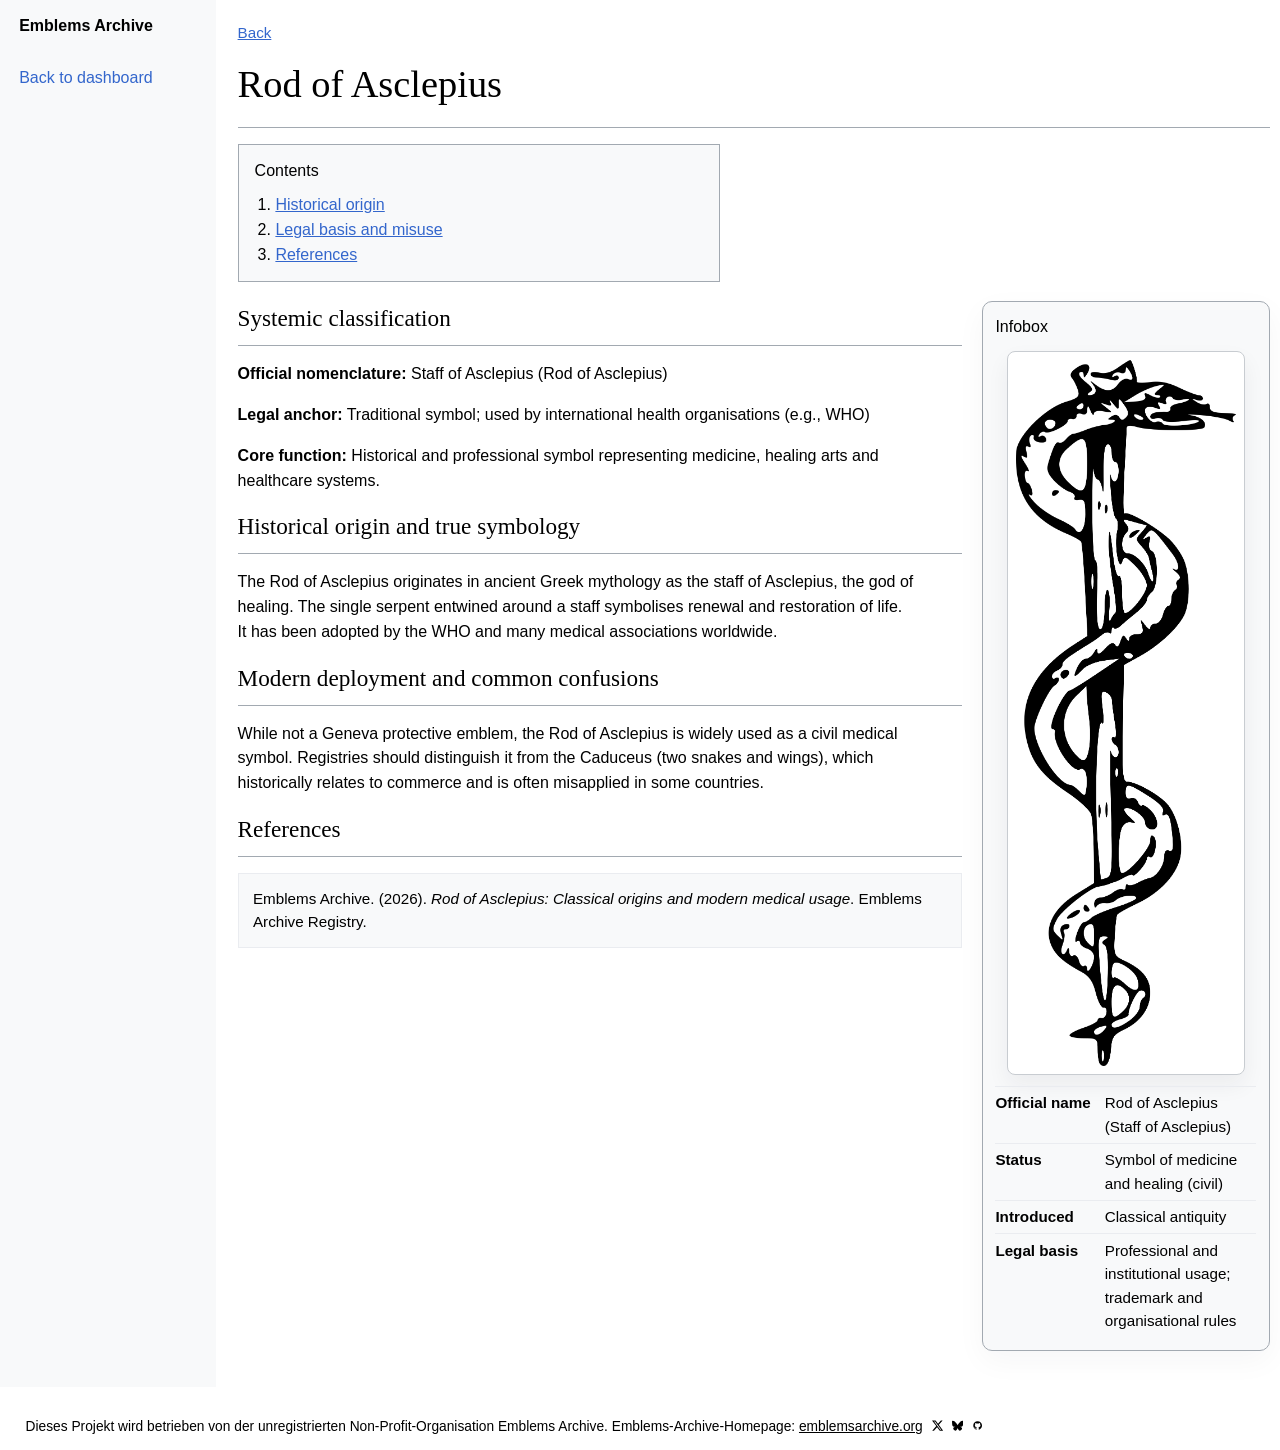
<file: registry/asclepius/index.html>
﻿<!doctype html>
<html lang="en">
<head>
  <meta charset="utf-8">
  <meta name="viewport" content="width=device-width, initial-scale=1">
  <title>Rod of Asclepius | Emblems Archive</title>
  <link rel="stylesheet" href="../../assets/styles.css">
  <link rel="icon" href="../../logo.svg" type="image/svg+xml">
</head>
<body>
  <div class="wiki-layout">
    <aside class="wiki-sidebar">
      <div class="sidebar-block">
        <h2 class="sidebar-title">Emblems Archive</h2>
      </div>
      <ul class="sidebar-list">
        <li><a href="/">Back to dashboard</a></li>
      </ul>
    </aside>

    <main class="wiki-main">
      <article class="wiki-article">
        <div class="back-link"><a href="/">Back</a></div>
        <h1>Rod of Asclepius</h1>
        <hr>

        <div class="toc-box">
          <h2>Contents</h2>
          <ol>
            <li><a href="#origin">Historical origin</a></li>
            <li><a href="#law">Legal basis and misuse</a></li>
            <li><a href="#refs">References</a></li>
          </ol>
        </div>

        <div class="detail-layout">
          <section class="article-content">
            <h2 id="classification">Systemic classification</h2>
            <hr>
            <p><strong>Official nomenclature:</strong> Staff of Asclepius (Rod of Asclepius)</p>
            <p><strong>Legal anchor:</strong> Traditional symbol; used by international health organisations (e.g., WHO)</p>
            <p><strong>Core function:</strong> Historical and professional symbol representing medicine, healing arts and healthcare systems.</p>

            <h2 id="origin">Historical origin and true symbology</h2>
            <hr>
            <p>The Rod of Asclepius originates in ancient Greek mythology as the staff of Asclepius, the god of healing. The single serpent entwined around a staff symbolises renewal and restoration of life. It has been adopted by the WHO and many medical associations worldwide.</p>

            <h2 id="law">Modern deployment and common confusions</h2>
            <hr>
            <p>While not a Geneva protective emblem, the Rod of Asclepius is widely used as a civil medical symbol. Registries should distinguish it from the Caduceus (two snakes and wings), which historically relates to commerce and is often misapplied in some countries.</p>

            <h2 id="refs">References</h2>
            <hr>
            <div class="reference-box">Emblems Archive. (2026). <em>Rod of Asclepius: Classical origins and modern medical usage</em>. Emblems Archive Registry.</div>
          </section>

          <aside class="infobox">
            <h2>Infobox</h2>
            <img src="../../assets/symbols/rod_of_asclepius.png" alt="Rod of Asclepius">
            <table>
              <tr><th>Official name</th><td>Rod of Asclepius (Staff of Asclepius)</td></tr>
              <tr><th>Status</th><td>Symbol of medicine and healing (civil)</td></tr>
              <tr><th>Introduced</th><td>Classical antiquity</td></tr>
              <tr><th>Legal basis</th><td>Professional and institutional usage; trademark and organisational rules</td></tr>
            </table>
          </aside>
        </div>
      </article>
    </main>
  </div>

    <footer class="site-footer">
    <div class="footer-inner">
      <p>Dieses Projekt wird betrieben von der unregistrierten Non-Profit-Organisation Emblems Archive. Emblems-Archive-Homepage: <a href="https://emblemsarchive.org" target="_blank" rel="noopener">emblemsarchive.org</a> <a class="social x" href="https://x.com/emblemswiki" target="_blank" rel="noopener" onclick="window.open('https://x.com/emblemswiki','_blank')" aria-label="Open X (formerly Twitter)"><svg xmlns="http://www.w3.org/2000/svg" width="16" height="16" fill="currentColor" class="bi bi-twitter-x" viewBox="0 0 16 16"><path d="M12.6.75h2.454l-5.36 6.142L16 15.25h-4.937l-3.867-5.07-4.425 5.07H.316l5.733-6.57L0 .75h5.063l3.495 4.633L12.601.75Zm-.86 13.028h1.36L4.323 2.145H2.865z"/></svg></a> <a class="social bsky" href="https://bsky.app/profile/emblemsarchive.org" target="_blank" rel="noopener" onclick="window.open('https://bsky.app/profile/emblemsarchive.org','_blank')" aria-label="Open Bluesky"><svg xmlns="http://www.w3.org/2000/svg" width="16" height="16" fill="currentColor" class="bi bi-bluesky" viewBox="0 0 16 16"><path d="M3.468 1.948C5.303 3.325 7.276 6.118 8 7.616c.725-1.498 2.698-4.29 4.532-5.668C13.855.955 16 .186 16 2.632c0 .489-.28 4.105-.444 4.692-.572 2.04-2.653 2.561-4.504 2.246 3.236.551 4.06 2.375 2.281 4.2-3.376 3.464-4.852-.87-5.23-1.98-.07-.204-.103-.3-.103-.218 0-.081-.033.014-.102.218-.379 1.11-1.855 5.444-5.231 1.98-1.778-1.825-.955-3.65 2.28-4.2-1.85.315-3.932-.205-4.503-2.246C.28 6.737 0 3.12 0 2.632 0 .186 2.145.955 3.468 1.948"/></svg></a> <a class="social github" href="https://github.com/Emblems-Archive" target="_blank" rel="noopener" onclick="window.open('https://github.com/Emblems-Archive','_blank')" aria-label="Open GitHub"><svg xmlns="http://www.w3.org/2000/svg" viewBox="0 0 640 640"><path d="M237.9 461.4C237.9 463.4 235.6 465 232.7 465C229.4 465.3 227.1 463.7 227.1 461.4C227.1 459.4 229.4 457.8 232.3 457.8C235.3 457.5 237.9 459.1 237.9 461.4zM206.8 456.9C206.1 458.9 208.1 461.2 211.1 461.8C213.7 462.8 216.7 461.8 217.3 459.8C217.9 457.8 216 455.5 213 454.6C210.4 453.9 207.5 454.9 206.8 456.9zM251 455.2C248.1 455.9 246.1 457.8 246.4 460.1C246.7 462.1 249.3 463.4 252.3 462.7C255.2 462 257.2 460.1 256.9 458.1C256.6 456.2 253.9 454.9 251 455.2zM316.8 72C178.1 72 72 177.3 72 316C72 426.9 141.8 521.8 241.5 555.2C254.3 557.5 258.8 549.6 258.8 543.1C258.8 536.9 258.5 502.7 258.5 481.7C258.5 481.7 188.5 496.7 173.8 451.9C173.8 451.9 162.4 422.8 146 415.3C146 415.3 123.1 399.6 147.6 399.9C147.6 399.9 172.5 401.9 186.2 425.7C208.1 464.3 244.8 453.2 259.1 446.6C261.4 430.6 267.9 419.5 275.1 412.9C219.2 406.7 162.8 398.6 162.8 302.4C162.8 274.9 170.4 261.1 186.4 243.5C183.8 237 175.3 210.2 189 175.6C209.9 169.1 258 202.6 258 202.6C278 197 299.5 194.1 320.8 194.1C342.1 194.1 363.6 197 383.6 202.6C383.6 202.6 431.7 169 452.6 175.6C466.3 210.3 457.8 237 455.2 243.5C471.2 261.2 481 275 481 302.4C481 398.9 422.1 406.6 366.2 412.9C375.4 420.8 383.2 435.8 383.2 459.3C383.2 493 382.9 534.7 382.9 542.9C382.9 549.4 387.5 557.3 400.2 555C500.2 521.8 568 426.9 568 316C568 177.3 455.5 72 316.8 72zM169.2 416.9C167.9 417.9 168.2 420.2 169.9 422.1C171.5 423.7 173.8 424.4 175.1 423.1C176.4 422.1 176.1 419.8 174.4 417.9C172.8 416.3 170.5 415.6 169.2 416.9zM158.4 408.8C157.7 410.1 158.7 411.7 160.7 412.7C162.3 413.7 164.3 413.4 165 412C165.7 410.7 164.7 409.1 162.7 408.1C160.7 407.5 159.1 407.8 158.4 408.8zM190.8 444.4C189.2 445.7 189.8 448.7 192.1 450.6C194.4 452.9 197.3 453.2 198.6 451.6C199.9 450.3 199.3 447.3 197.3 445.4C195.1 443.1 192.1 442.8 190.8 444.4zM179.4 429.7C177.8 430.7 177.8 433.3 179.4 435.6C181 437.9 183.7 438.9 185 437.9C186.6 436.6 186.6 434 185 431.7C183.6 429.4 181 428.4 179.4 429.7z"/></svg></a></p>
    </div>
  </footer>
</body>
</html>
</file>
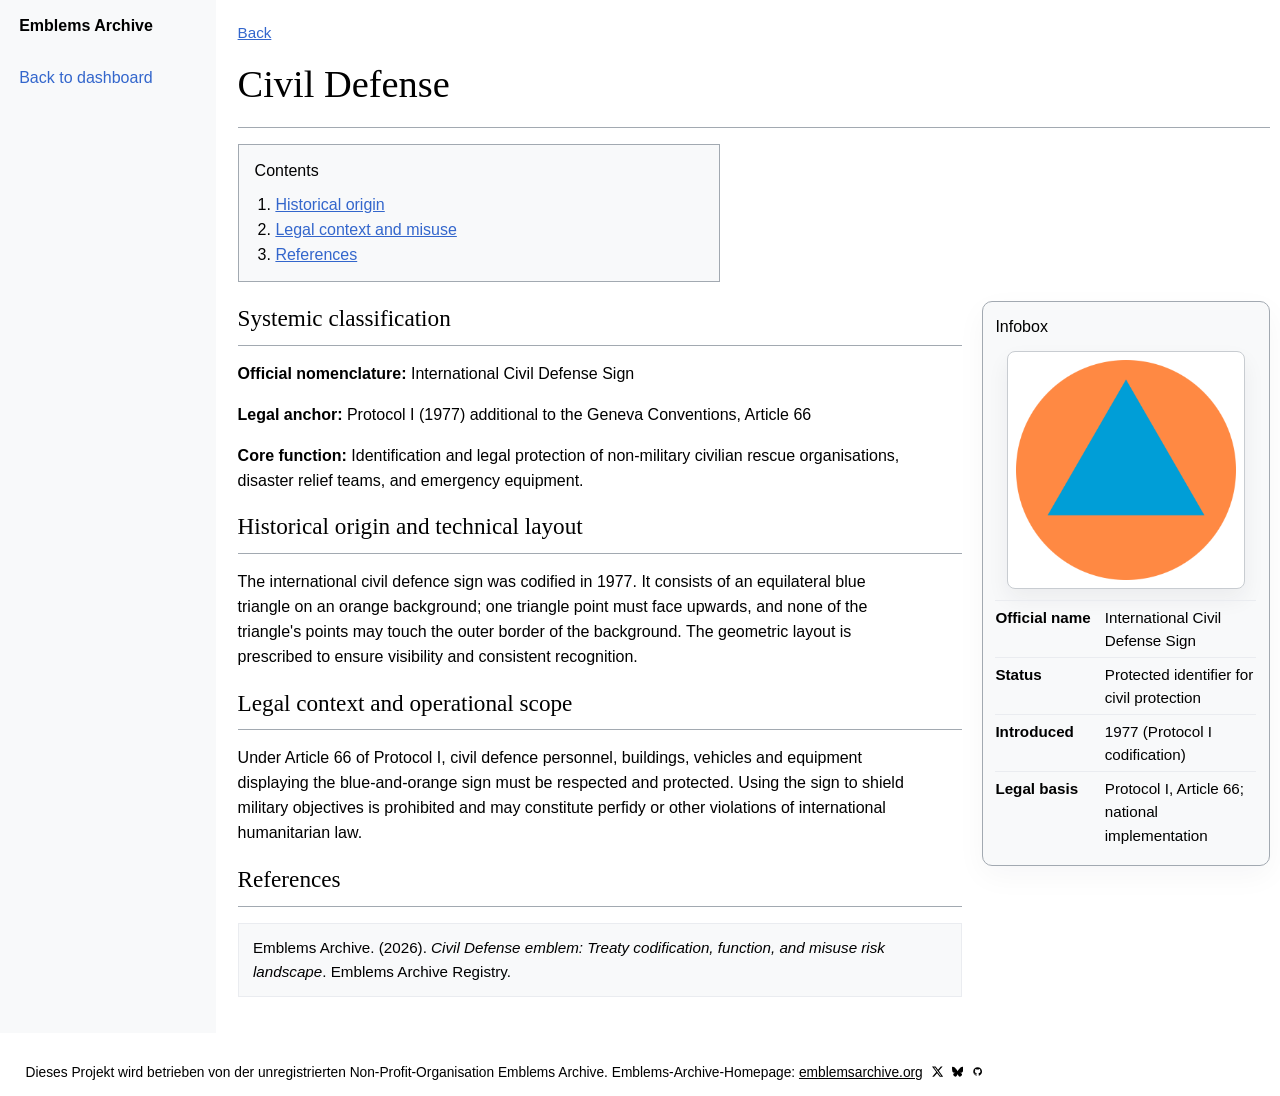
<file: registry/civil-defense/index.html>
﻿<!doctype html>
<html lang="en">
<head>
  <meta charset="UTF-8">
  <meta name="viewport" content="width=device-width, initial-scale=1.0">
  <title>Civil Defense | Emblems Archive</title>
  <meta name="description" content="Legal and historical profile of the Civil Defense emblem.">
  <link rel="stylesheet" href="../../assets/styles.css">
  <link rel="icon" href="../../logo.svg" type="image/svg+xml">
</head>
<body>
  <div class="wiki-layout">
    <aside class="wiki-sidebar">
      <div class="sidebar-block">
        <h2 class="sidebar-title">Emblems Archive</h2>
      </div>
      <ul class="sidebar-list">
        <li><a href="/">Back to dashboard</a></li>
      </ul>
    </aside>

    <main class="wiki-main">
      <article class="wiki-article">
        <div class="back-link"><a href="/">Back</a></div>
        <h1>Civil Defense</h1>
        <hr>

        <div class="toc-box">
          <h2>Contents</h2>
          <ol>
            <li><a href="#origin">Historical origin</a></li>
            <li><a href="#law">Legal context and misuse</a></li>
            <li><a href="#refs">References</a></li>
          </ol>
        </div>

        <div class="detail-layout">
          <section class="article-content">
            <h2 id="classification">Systemic classification</h2>
            <hr>
            <p><strong>Official nomenclature:</strong> International Civil Defense Sign</p>
            <p><strong>Legal anchor:</strong> Protocol I (1977) additional to the Geneva Conventions, Article 66</p>
            <p><strong>Core function:</strong> Identification and legal protection of non-military civilian rescue organisations, disaster relief teams, and emergency equipment.</p>

            <h2 id="origin">Historical origin and technical layout</h2>
            <hr>
            <p>The international civil defence sign was codified in 1977. It consists of an equilateral blue triangle on an orange background; one triangle point must face upwards, and none of the triangle's points may touch the outer border of the background. The geometric layout is prescribed to ensure visibility and consistent recognition.</p>

            <h2 id="law">Legal context and operational scope</h2>
            <hr>
            <p>Under Article 66 of Protocol I, civil defence personnel, buildings, vehicles and equipment displaying the blue-and-orange sign must be respected and protected. Using the sign to shield military objectives is prohibited and may constitute perfidy or other violations of international humanitarian law.</p>

            <h2 id="refs">References</h2>
            <hr>
            <div class="reference-box">Emblems Archive. (2026). <em>Civil Defense emblem: Treaty codification, function, and misuse risk landscape</em>. Emblems Archive Registry.</div>
          </section>

          <aside class="infobox">
            <h2>Infobox</h2>
            <img src="../../assets/symbols/international_civil_defense.png" alt="Civil Defense emblem">
            <table>
              <tr><th>Official name</th><td>International Civil Defense Sign</td></tr>
              <tr><th>Status</th><td>Protected identifier for civil protection</td></tr>
              <tr><th>Introduced</th><td>1977 (Protocol I codification)</td></tr>
              <tr><th>Legal basis</th><td>Protocol I, Article 66; national implementation</td></tr>
            </table>
          </aside>
        </div>
      </div>

          <footer class="site-footer">
    <div class="footer-inner">
      <p>Dieses Projekt wird betrieben von der unregistrierten Non-Profit-Organisation Emblems Archive. Emblems-Archive-Homepage: <a href="https://emblemsarchive.org" target="_blank" rel="noopener">emblemsarchive.org</a> <a class="social x" href="https://x.com/emblemswiki" target="_blank" rel="noopener" onclick="window.open('https://x.com/emblemswiki','_blank')" aria-label="Open X (formerly Twitter)"><svg xmlns="http://www.w3.org/2000/svg" width="16" height="16" fill="currentColor" class="bi bi-twitter-x" viewBox="0 0 16 16"><path d="M12.6.75h2.454l-5.36 6.142L16 15.25h-4.937l-3.867-5.07-4.425 5.07H.316l5.733-6.57L0 .75h5.063l3.495 4.633L12.601.75Zm-.86 13.028h1.36L4.323 2.145H2.865z"/></svg></a> <a class="social bsky" href="https://bsky.app/profile/emblemsarchive.org" target="_blank" rel="noopener" onclick="window.open('https://bsky.app/profile/emblemsarchive.org','_blank')" aria-label="Open Bluesky"><svg xmlns="http://www.w3.org/2000/svg" width="16" height="16" fill="currentColor" class="bi bi-bluesky" viewBox="0 0 16 16"><path d="M3.468 1.948C5.303 3.325 7.276 6.118 8 7.616c.725-1.498 2.698-4.29 4.532-5.668C13.855.955 16 .186 16 2.632c0 .489-.28 4.105-.444 4.692-.572 2.04-2.653 2.561-4.504 2.246 3.236.551 4.06 2.375 2.281 4.2-3.376 3.464-4.852-.87-5.23-1.98-.07-.204-.103-.3-.103-.218 0-.081-.033.014-.102.218-.379 1.11-1.855 5.444-5.231 1.98-1.778-1.825-.955-3.65 2.28-4.2-1.85.315-3.932-.205-4.503-2.246C.28 6.737 0 3.12 0 2.632 0 .186 2.145.955 3.468 1.948"/></svg></a> <a class="social github" href="https://github.com/Emblems-Archive" target="_blank" rel="noopener" onclick="window.open('https://github.com/Emblems-Archive','_blank')" aria-label="Open GitHub"><svg xmlns="http://www.w3.org/2000/svg" viewBox="0 0 640 640"><path d="M237.9 461.4C237.9 463.4 235.6 465 232.7 465C229.4 465.3 227.1 463.7 227.1 461.4C227.1 459.4 229.4 457.8 232.3 457.8C235.3 457.5 237.9 459.1 237.9 461.4zM206.8 456.9C206.1 458.9 208.1 461.2 211.1 461.8C213.7 462.8 216.7 461.8 217.3 459.8C217.9 457.8 216 455.5 213 454.6C210.4 453.9 207.5 454.9 206.8 456.9zM251 455.2C248.1 455.9 246.1 457.8 246.4 460.1C246.7 462.1 249.3 463.4 252.3 462.7C255.2 462 257.2 460.1 256.9 458.1C256.6 456.2 253.9 454.9 251 455.2zM316.8 72C178.1 72 72 177.3 72 316C72 426.9 141.8 521.8 241.5 555.2C254.3 557.5 258.8 549.6 258.8 543.1C258.8 536.9 258.5 502.7 258.5 481.7C258.5 481.7 188.5 496.7 173.8 451.9C173.8 451.9 162.4 422.8 146 415.3C146 415.3 123.1 399.6 147.6 399.9C147.6 399.9 172.5 401.9 186.2 425.7C208.1 464.3 244.8 453.2 259.1 446.6C261.4 430.6 267.9 419.5 275.1 412.9C219.2 406.7 162.8 398.6 162.8 302.4C162.8 274.9 170.4 261.1 186.4 243.5C183.8 237 175.3 210.2 189 175.6C209.9 169.1 258 202.6 258 202.6C278 197 299.5 194.1 320.8 194.1C342.1 194.1 363.6 197 383.6 202.6C383.6 202.6 431.7 169 452.6 175.6C466.3 210.3 457.8 237 455.2 243.5C471.2 261.2 481 275 481 302.4C481 398.9 422.1 406.6 366.2 412.9C375.4 420.8 383.2 435.8 383.2 459.3C383.2 493 382.9 534.7 382.9 542.9C382.9 549.4 387.5 557.3 400.2 555C500.2 521.8 568 426.9 568 316C568 177.3 455.5 72 316.8 72zM169.2 416.9C167.9 417.9 168.2 420.2 169.9 422.1C171.5 423.7 173.8 424.4 175.1 423.1C176.4 422.1 176.1 419.8 174.4 417.9C172.8 416.3 170.5 415.6 169.2 416.9zM158.4 408.8C157.7 410.1 158.7 411.7 160.7 412.7C162.3 413.7 164.3 413.4 165 412C165.7 410.7 164.7 409.1 162.7 408.1C160.7 407.5 159.1 407.8 158.4 408.8zM190.8 444.4C189.2 445.7 189.8 448.7 192.1 450.6C194.4 452.9 197.3 453.2 198.6 451.6C199.9 450.3 199.3 447.3 197.3 445.4C195.1 443.1 192.1 442.8 190.8 444.4zM179.4 429.7C177.8 430.7 177.8 433.3 179.4 435.6C181 437.9 183.7 438.9 185 437.9C186.6 436.6 186.6 434 185 431.7C183.6 429.4 181 428.4 179.4 429.7z"/></svg></a></p>
    </div>
  </footer>
      </body>
      </html>
</html>
</file>
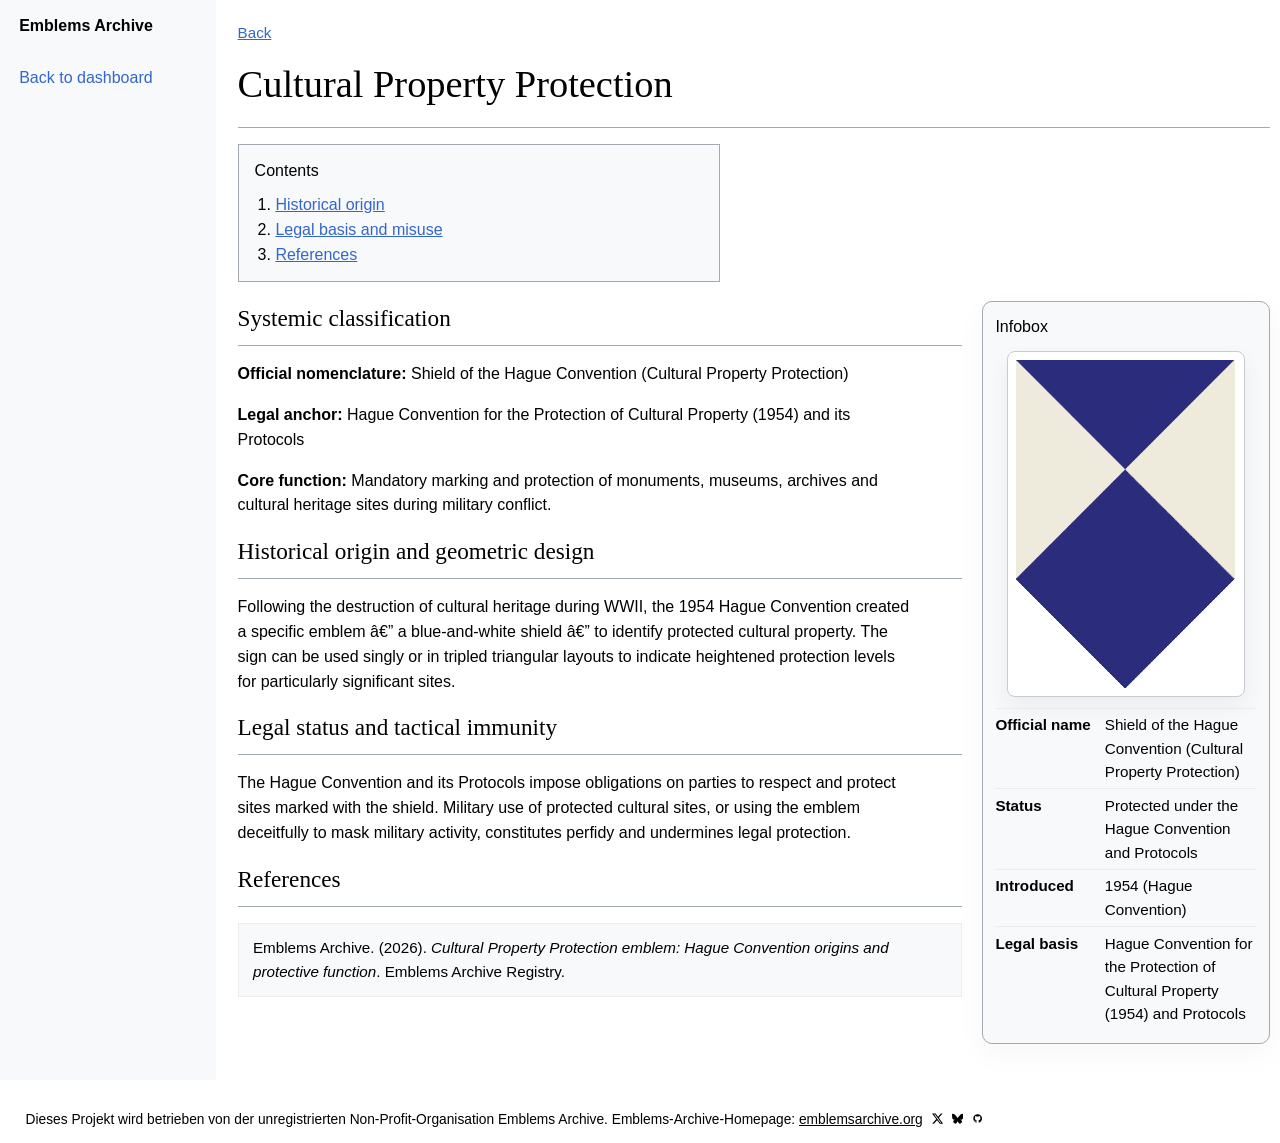
<file: registry/cultural-property/index.html>
﻿<!doctype html>
<html lang="en">
<head>
  <meta charset="utf-8">
  <meta name="viewport" content="width=device-width, initial-scale=1">
  <title>Cultural Property Protection | Emblems Archive</title>
  <link rel="stylesheet" href="../../assets/styles.css">
  <link rel="icon" href="../../logo.svg" type="image/svg+xml">
</head>
<body>
  <div class="wiki-layout">
    <aside class="wiki-sidebar">
      <div class="sidebar-block">
        <h2 class="sidebar-title">Emblems Archive</h2>
      </div>
      <ul class="sidebar-list">
        <li><a href="/">Back to dashboard</a></li>
      </ul>
    </aside>

    <main class="wiki-main">
      <article class="wiki-article">
        <div class="back-link"><a href="/">Back</a></div>
        <h1>Cultural Property Protection</h1>
        <hr>

        <div class="toc-box">
          <h2>Contents</h2>
          <ol>
            <li><a href="#origin">Historical origin</a></li>
            <li><a href="#law">Legal basis and misuse</a></li>
            <li><a href="#refs">References</a></li>
          </ol>
        </div>

        <div class="detail-layout">
          <section class="article-content">
            <h2 id="classification">Systemic classification</h2>
            <hr>
            <p><strong>Official nomenclature:</strong> Shield of the Hague Convention (Cultural Property Protection)</p>
            <p><strong>Legal anchor:</strong> Hague Convention for the Protection of Cultural Property (1954) and its Protocols</p>
            <p><strong>Core function:</strong> Mandatory marking and protection of monuments, museums, archives and cultural heritage sites during military conflict.</p>

            <h2 id="origin">Historical origin and geometric design</h2>
            <hr>
            <p>Following the destruction of cultural heritage during WWII, the 1954 Hague Convention created a specific emblem â€” a blue-and-white shield â€” to identify protected cultural property. The sign can be used singly or in tripled triangular layouts to indicate heightened protection levels for particularly significant sites.</p>

            <h2 id="law">Legal status and tactical immunity</h2>
            <hr>
            <p>The Hague Convention and its Protocols impose obligations on parties to respect and protect sites marked with the shield. Military use of protected cultural sites, or using the emblem deceitfully to mask military activity, constitutes perfidy and undermines legal protection.</p>

            <h2 id="refs">References</h2>
            <hr>
            <div class="reference-box">Emblems Archive. (2026). <em>Cultural Property Protection emblem: Hague Convention origins and protective function</em>. Emblems Archive Registry.</div>
          </section>

          <aside class="infobox">
            <h2>Infobox</h2>
            <img src="../../assets/symbols/cultural_property_protection.png" alt="Cultural Property Protection symbol">
            <table>
              <tr><th>Official name</th><td>Shield of the Hague Convention (Cultural Property Protection)</td></tr>
              <tr><th>Status</th><td>Protected under the Hague Convention and Protocols</td></tr>
              <tr><th>Introduced</th><td>1954 (Hague Convention)</td></tr>
              <tr><th>Legal basis</th><td>Hague Convention for the Protection of Cultural Property (1954) and Protocols</td></tr>
            </table>
          </aside>
        </div>
      </article>
    </main>
  </div>

    <footer class="site-footer">
    <div class="footer-inner">
      <p>Dieses Projekt wird betrieben von der unregistrierten Non-Profit-Organisation Emblems Archive. Emblems-Archive-Homepage: <a href="https://emblemsarchive.org" target="_blank" rel="noopener">emblemsarchive.org</a> <a class="social x" href="https://x.com/emblemswiki" target="_blank" rel="noopener" onclick="window.open('https://x.com/emblemswiki','_blank')" aria-label="Open X (formerly Twitter)"><svg xmlns="http://www.w3.org/2000/svg" width="16" height="16" fill="currentColor" class="bi bi-twitter-x" viewBox="0 0 16 16"><path d="M12.6.75h2.454l-5.36 6.142L16 15.25h-4.937l-3.867-5.07-4.425 5.07H.316l5.733-6.57L0 .75h5.063l3.495 4.633L12.601.75Zm-.86 13.028h1.36L4.323 2.145H2.865z"/></svg></a> <a class="social bsky" href="https://bsky.app/profile/emblemsarchive.org" target="_blank" rel="noopener" onclick="window.open('https://bsky.app/profile/emblemsarchive.org','_blank')" aria-label="Open Bluesky"><svg xmlns="http://www.w3.org/2000/svg" width="16" height="16" fill="currentColor" class="bi bi-bluesky" viewBox="0 0 16 16"><path d="M3.468 1.948C5.303 3.325 7.276 6.118 8 7.616c.725-1.498 2.698-4.29 4.532-5.668C13.855.955 16 .186 16 2.632c0 .489-.28 4.105-.444 4.692-.572 2.04-2.653 2.561-4.504 2.246 3.236.551 4.06 2.375 2.281 4.2-3.376 3.464-4.852-.87-5.23-1.98-.07-.204-.103-.3-.103-.218 0-.081-.033.014-.102.218-.379 1.11-1.855 5.444-5.231 1.98-1.778-1.825-.955-3.65 2.28-4.2-1.85.315-3.932-.205-4.503-2.246C.28 6.737 0 3.12 0 2.632 0 .186 2.145.955 3.468 1.948"/></svg></a> <a class="social github" href="https://github.com/Emblems-Archive" target="_blank" rel="noopener" onclick="window.open('https://github.com/Emblems-Archive','_blank')" aria-label="Open GitHub"><svg xmlns="http://www.w3.org/2000/svg" viewBox="0 0 640 640"><path d="M237.9 461.4C237.9 463.4 235.6 465 232.7 465C229.4 465.3 227.1 463.7 227.1 461.4C227.1 459.4 229.4 457.8 232.3 457.8C235.3 457.5 237.9 459.1 237.9 461.4zM206.8 456.9C206.1 458.9 208.1 461.2 211.1 461.8C213.7 462.8 216.7 461.8 217.3 459.8C217.9 457.8 216 455.5 213 454.6C210.4 453.9 207.5 454.9 206.8 456.9zM251 455.2C248.1 455.9 246.1 457.8 246.4 460.1C246.7 462.1 249.3 463.4 252.3 462.7C255.2 462 257.2 460.1 256.9 458.1C256.6 456.2 253.9 454.9 251 455.2zM316.8 72C178.1 72 72 177.3 72 316C72 426.9 141.8 521.8 241.5 555.2C254.3 557.5 258.8 549.6 258.8 543.1C258.8 536.9 258.5 502.7 258.5 481.7C258.5 481.7 188.5 496.7 173.8 451.9C173.8 451.9 162.4 422.8 146 415.3C146 415.3 123.1 399.6 147.6 399.9C147.6 399.9 172.5 401.9 186.2 425.7C208.1 464.3 244.8 453.2 259.1 446.6C261.4 430.6 267.9 419.5 275.1 412.9C219.2 406.7 162.8 398.6 162.8 302.4C162.8 274.9 170.4 261.1 186.4 243.5C183.8 237 175.3 210.2 189 175.6C209.9 169.1 258 202.6 258 202.6C278 197 299.5 194.1 320.8 194.1C342.1 194.1 363.6 197 383.6 202.6C383.6 202.6 431.7 169 452.6 175.6C466.3 210.3 457.8 237 455.2 243.5C471.2 261.2 481 275 481 302.4C481 398.9 422.1 406.6 366.2 412.9C375.4 420.8 383.2 435.8 383.2 459.3C383.2 493 382.9 534.7 382.9 542.9C382.9 549.4 387.5 557.3 400.2 555C500.2 521.8 568 426.9 568 316C568 177.3 455.5 72 316.8 72zM169.2 416.9C167.9 417.9 168.2 420.2 169.9 422.1C171.5 423.7 173.8 424.4 175.1 423.1C176.4 422.1 176.1 419.8 174.4 417.9C172.8 416.3 170.5 415.6 169.2 416.9zM158.4 408.8C157.7 410.1 158.7 411.7 160.7 412.7C162.3 413.7 164.3 413.4 165 412C165.7 410.7 164.7 409.1 162.7 408.1C160.7 407.5 159.1 407.8 158.4 408.8zM190.8 444.4C189.2 445.7 189.8 448.7 192.1 450.6C194.4 452.9 197.3 453.2 198.6 451.6C199.9 450.3 199.3 447.3 197.3 445.4C195.1 443.1 192.1 442.8 190.8 444.4zM179.4 429.7C177.8 430.7 177.8 433.3 179.4 435.6C181 437.9 183.7 438.9 185 437.9C186.6 436.6 186.6 434 185 431.7C183.6 429.4 181 428.4 179.4 429.7z"/></svg></a></p>
    </div>
  </footer>
</body>
</html>
</file>
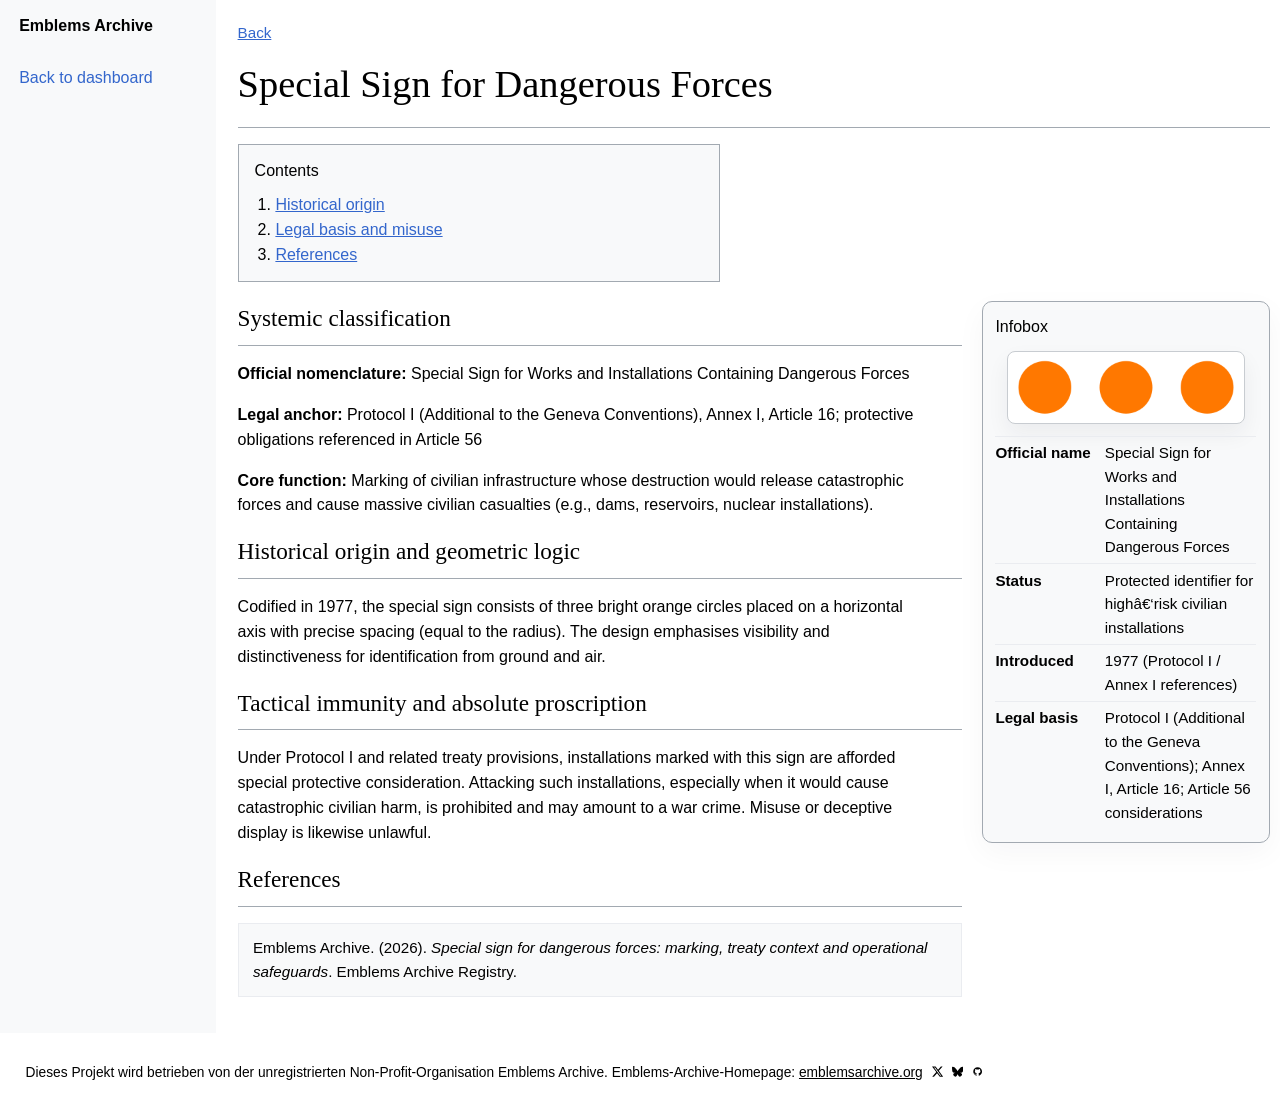
<file: registry/dangerous-forces/index.html>
﻿<!doctype html>
<html lang="en">
<head>
  <meta charset="utf-8">
  <meta name="viewport" content="width=device-width, initial-scale=1">
  <title>Special Sign for Dangerous Forces | Emblems Archive</title>
  <link rel="stylesheet" href="../../assets/styles.css">
  <link rel="icon" href="../../logo.svg" type="image/svg+xml">
</head>
<body>
  <div class="wiki-layout">
    <aside class="wiki-sidebar">
      <div class="sidebar-block">
        <h2 class="sidebar-title">Emblems Archive</h2>
      </div>
      <ul class="sidebar-list">
        <li><a href="/">Back to dashboard</a></li>
      </ul>
    </aside>

    <main class="wiki-main">
      <article class="wiki-article">
        <div class="back-link"><a href="/">Back</a></div>
        <h1>Special Sign for Dangerous Forces</h1>
        <hr>

        <div class="toc-box">
          <h2>Contents</h2>
          <ol>
            <li><a href="#origin">Historical origin</a></li>
            <li><a href="#law">Legal basis and misuse</a></li>
            <li><a href="#refs">References</a></li>
          </ol>
        </div>

        <div class="detail-layout">
          <section class="article-content">
            <h2 id="classification">Systemic classification</h2>
            <hr>
            <p><strong>Official nomenclature:</strong> Special Sign for Works and Installations Containing Dangerous Forces</p>
            <p><strong>Legal anchor:</strong> Protocol I (Additional to the Geneva Conventions), Annex I, Article 16; protective obligations referenced in Article 56</p>
            <p><strong>Core function:</strong> Marking of civilian infrastructure whose destruction would release catastrophic forces and cause massive civilian casualties (e.g., dams, reservoirs, nuclear installations).</p>

            <h2 id="origin">Historical origin and geometric logic</h2>
            <hr>
            <p>Codified in 1977, the special sign consists of three bright orange circles placed on a horizontal axis with precise spacing (equal to the radius). The design emphasises visibility and distinctiveness for identification from ground and air.</p>

            <h2 id="law">Tactical immunity and absolute proscription</h2>
            <hr>
            <p>Under Protocol I and related treaty provisions, installations marked with this sign are afforded special protective consideration. Attacking such installations, especially when it would cause catastrophic civilian harm, is prohibited and may amount to a war crime. Misuse or deceptive display is likewise unlawful.</p>

            <h2 id="refs">References</h2>
            <hr>
            <div class="reference-box">Emblems Archive. (2026). <em>Special sign for dangerous forces: marking, treaty context and operational safeguards</em>. Emblems Archive Registry.</div>
          </section>

          <aside class="infobox">
            <h2>Infobox</h2>
            <img src="../../assets/symbols/special_sign_for_dangerous_forces.png" alt="Special sign for dangerous forces">
            <table>
              <tr><th>Official name</th><td>Special Sign for Works and Installations Containing Dangerous Forces</td></tr>
              <tr><th>Status</th><td>Protected identifier for highâ€‘risk civilian installations</td></tr>
              <tr><th>Introduced</th><td>1977 (Protocol I / Annex I references)</td></tr>
              <tr><th>Legal basis</th><td>Protocol I (Additional to the Geneva Conventions); Annex I, Article 16; Article 56 considerations</td></tr>
            </table>
          </aside>
        </div>
      </article>
    </main>
  </div>

    <footer class="site-footer">
    <div class="footer-inner">
      <p>Dieses Projekt wird betrieben von der unregistrierten Non-Profit-Organisation Emblems Archive. Emblems-Archive-Homepage: <a href="https://emblemsarchive.org" target="_blank" rel="noopener">emblemsarchive.org</a> <a class="social x" href="https://x.com/emblemswiki" target="_blank" rel="noopener" onclick="window.open('https://x.com/emblemswiki','_blank')" aria-label="Open X (formerly Twitter)"><svg xmlns="http://www.w3.org/2000/svg" width="16" height="16" fill="currentColor" class="bi bi-twitter-x" viewBox="0 0 16 16"><path d="M12.6.75h2.454l-5.36 6.142L16 15.25h-4.937l-3.867-5.07-4.425 5.07H.316l5.733-6.57L0 .75h5.063l3.495 4.633L12.601.75Zm-.86 13.028h1.36L4.323 2.145H2.865z"/></svg></a> <a class="social bsky" href="https://bsky.app/profile/emblemsarchive.org" target="_blank" rel="noopener" onclick="window.open('https://bsky.app/profile/emblemsarchive.org','_blank')" aria-label="Open Bluesky"><svg xmlns="http://www.w3.org/2000/svg" width="16" height="16" fill="currentColor" class="bi bi-bluesky" viewBox="0 0 16 16"><path d="M3.468 1.948C5.303 3.325 7.276 6.118 8 7.616c.725-1.498 2.698-4.29 4.532-5.668C13.855.955 16 .186 16 2.632c0 .489-.28 4.105-.444 4.692-.572 2.04-2.653 2.561-4.504 2.246 3.236.551 4.06 2.375 2.281 4.2-3.376 3.464-4.852-.87-5.23-1.98-.07-.204-.103-.3-.103-.218 0-.081-.033.014-.102.218-.379 1.11-1.855 5.444-5.231 1.98-1.778-1.825-.955-3.65 2.28-4.2-1.85.315-3.932-.205-4.503-2.246C.28 6.737 0 3.12 0 2.632 0 .186 2.145.955 3.468 1.948"/></svg></a> <a class="social github" href="https://github.com/Emblems-Archive" target="_blank" rel="noopener" onclick="window.open('https://github.com/Emblems-Archive','_blank')" aria-label="Open GitHub"><svg xmlns="http://www.w3.org/2000/svg" viewBox="0 0 640 640"><path d="M237.9 461.4C237.9 463.4 235.6 465 232.7 465C229.4 465.3 227.1 463.7 227.1 461.4C227.1 459.4 229.4 457.8 232.3 457.8C235.3 457.5 237.9 459.1 237.9 461.4zM206.8 456.9C206.1 458.9 208.1 461.2 211.1 461.8C213.7 462.8 216.7 461.8 217.3 459.8C217.9 457.8 216 455.5 213 454.6C210.4 453.9 207.5 454.9 206.8 456.9zM251 455.2C248.1 455.9 246.1 457.8 246.4 460.1C246.7 462.1 249.3 463.4 252.3 462.7C255.2 462 257.2 460.1 256.9 458.1C256.6 456.2 253.9 454.9 251 455.2zM316.8 72C178.1 72 72 177.3 72 316C72 426.9 141.8 521.8 241.5 555.2C254.3 557.5 258.8 549.6 258.8 543.1C258.8 536.9 258.5 502.7 258.5 481.7C258.5 481.7 188.5 496.7 173.8 451.9C173.8 451.9 162.4 422.8 146 415.3C146 415.3 123.1 399.6 147.6 399.9C147.6 399.9 172.5 401.9 186.2 425.7C208.1 464.3 244.8 453.2 259.1 446.6C261.4 430.6 267.9 419.5 275.1 412.9C219.2 406.7 162.8 398.6 162.8 302.4C162.8 274.9 170.4 261.1 186.4 243.5C183.8 237 175.3 210.2 189 175.6C209.9 169.1 258 202.6 258 202.6C278 197 299.5 194.1 320.8 194.1C342.1 194.1 363.6 197 383.6 202.6C383.6 202.6 431.7 169 452.6 175.6C466.3 210.3 457.8 237 455.2 243.5C471.2 261.2 481 275 481 302.4C481 398.9 422.1 406.6 366.2 412.9C375.4 420.8 383.2 435.8 383.2 459.3C383.2 493 382.9 534.7 382.9 542.9C382.9 549.4 387.5 557.3 400.2 555C500.2 521.8 568 426.9 568 316C568 177.3 455.5 72 316.8 72zM169.2 416.9C167.9 417.9 168.2 420.2 169.9 422.1C171.5 423.7 173.8 424.4 175.1 423.1C176.4 422.1 176.1 419.8 174.4 417.9C172.8 416.3 170.5 415.6 169.2 416.9zM158.4 408.8C157.7 410.1 158.7 411.7 160.7 412.7C162.3 413.7 164.3 413.4 165 412C165.7 410.7 164.7 409.1 162.7 408.1C160.7 407.5 159.1 407.8 158.4 408.8zM190.8 444.4C189.2 445.7 189.8 448.7 192.1 450.6C194.4 452.9 197.3 453.2 198.6 451.6C199.9 450.3 199.3 447.3 197.3 445.4C195.1 443.1 192.1 442.8 190.8 444.4zM179.4 429.7C177.8 430.7 177.8 433.3 179.4 435.6C181 437.9 183.7 438.9 185 437.9C186.6 436.6 186.6 434 185 431.7C183.6 429.4 181 428.4 179.4 429.7z"/></svg></a></p>
    </div>
  </footer>
</body>
</html>
</file>
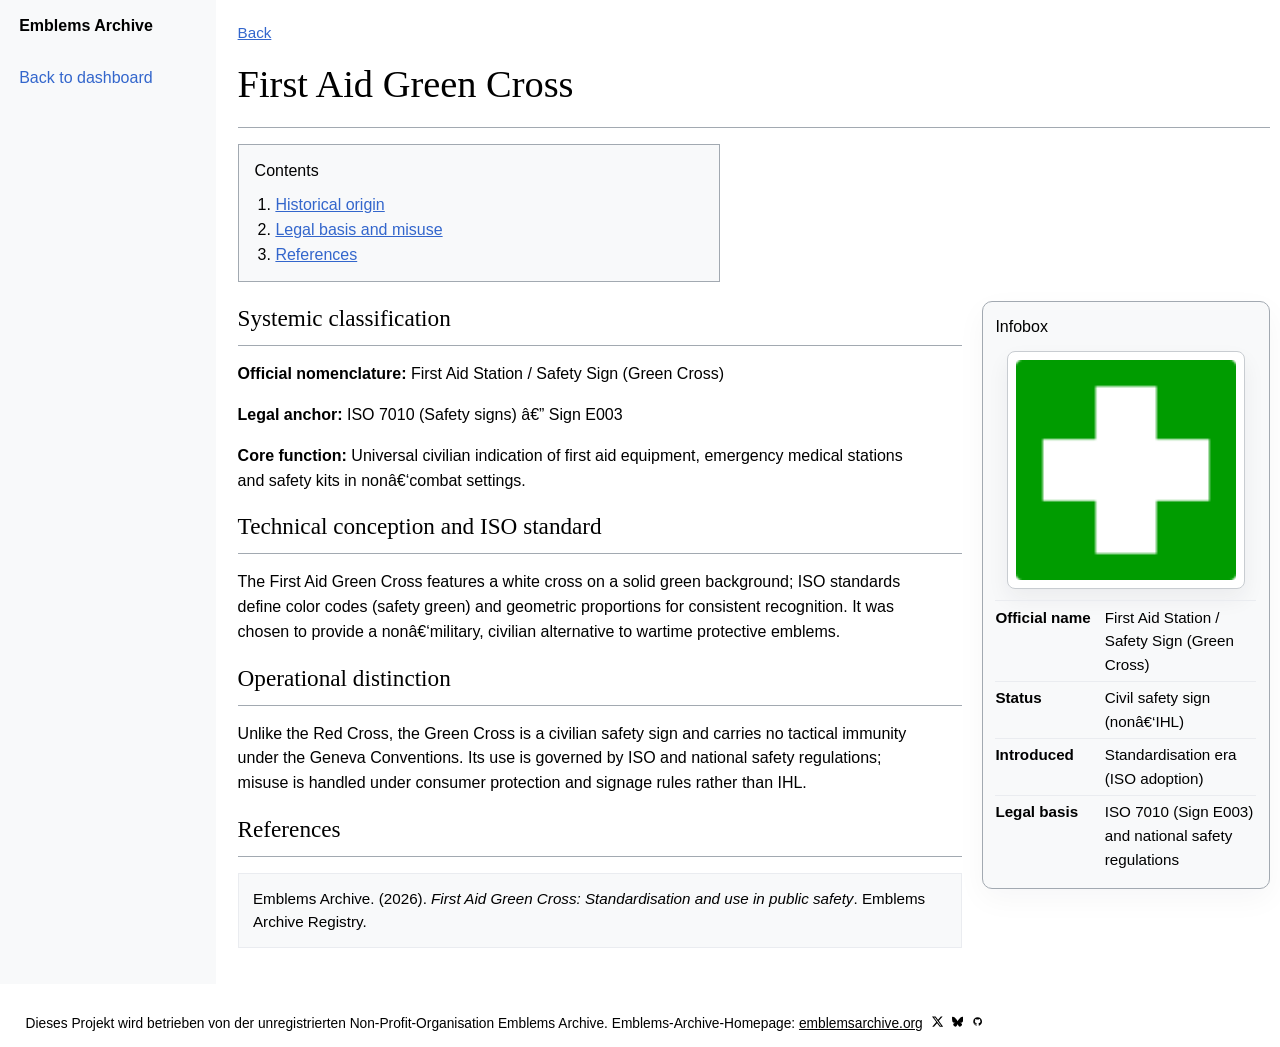
<file: registry/first-aid/index.html>
﻿<!doctype html>
<html lang="en">
<head>
  <meta charset="utf-8">
  <meta name="viewport" content="width=device-width, initial-scale=1">
  <title>First Aid Green Cross | Emblems Archive</title>
  <link rel="stylesheet" href="../../assets/styles.css">
  <link rel="icon" href="../../logo.svg" type="image/svg+xml">
</head>
<body>
  <div class="wiki-layout">
    <aside class="wiki-sidebar">
      <div class="sidebar-block">
        <h2 class="sidebar-title">Emblems Archive</h2>
      </div>
      <ul class="sidebar-list">
        <li><a href="/">Back to dashboard</a></li>
      </ul>
    </aside>

    <main class="wiki-main">
      <article class="wiki-article">
        <div class="back-link"><a href="/">Back</a></div>
        <h1>First Aid Green Cross</h1>
        <hr>

        <div class="toc-box">
          <h2>Contents</h2>
          <ol>
            <li><a href="#origin">Historical origin</a></li>
            <li><a href="#law">Legal basis and misuse</a></li>
            <li><a href="#refs">References</a></li>
          </ol>
        </div>

        <div class="detail-layout">
          <section class="article-content">
            <h2 id="classification">Systemic classification</h2>
            <hr>
            <p><strong>Official nomenclature:</strong> First Aid Station / Safety Sign (Green Cross)</p>
            <p><strong>Legal anchor:</strong> ISO 7010 (Safety signs) â€” Sign E003</p>
            <p><strong>Core function:</strong> Universal civilian indication of first aid equipment, emergency medical stations and safety kits in nonâ€‘combat settings.</p>

            <h2 id="origin">Technical conception and ISO standard</h2>
            <hr>
            <p>The First Aid Green Cross features a white cross on a solid green background; ISO standards define color codes (safety green) and geometric proportions for consistent recognition. It was chosen to provide a nonâ€‘military, civilian alternative to wartime protective emblems.</p>

            <h2 id="law">Operational distinction</h2>
            <hr>
            <p>Unlike the Red Cross, the Green Cross is a civilian safety sign and carries no tactical immunity under the Geneva Conventions. Its use is governed by ISO and national safety regulations; misuse is handled under consumer protection and signage rules rather than IHL.</p>

            <h2 id="refs">References</h2>
            <hr>
            <div class="reference-box">Emblems Archive. (2026). <em>First Aid Green Cross: Standardisation and use in public safety</em>. Emblems Archive Registry.</div>
          </section>

          <aside class="infobox">
            <h2>Infobox</h2>
            <img src="../../assets/symbols/first_aid_green_cross.png" alt="First Aid Green Cross">
            <table>
              <tr><th>Official name</th><td>First Aid Station / Safety Sign (Green Cross)</td></tr>
              <tr><th>Status</th><td>Civil safety sign (nonâ€‘IHL)</td></tr>
              <tr><th>Introduced</th><td>Standardisation era (ISO adoption)</td></tr>
              <tr><th>Legal basis</th><td>ISO 7010 (Sign E003) and national safety regulations</td></tr>
            </table>
          </aside>
        </div>
      </article>
    </main>
  </div>

    <footer class="site-footer">
    <div class="footer-inner">
      <p>Dieses Projekt wird betrieben von der unregistrierten Non-Profit-Organisation Emblems Archive. Emblems-Archive-Homepage: <a href="https://emblemsarchive.org" target="_blank" rel="noopener">emblemsarchive.org</a> <a class="social x" href="https://x.com/emblemswiki" target="_blank" rel="noopener" onclick="window.open('https://x.com/emblemswiki','_blank')" aria-label="Open X (formerly Twitter)"><svg xmlns="http://www.w3.org/2000/svg" width="16" height="16" fill="currentColor" class="bi bi-twitter-x" viewBox="0 0 16 16"><path d="M12.6.75h2.454l-5.36 6.142L16 15.25h-4.937l-3.867-5.07-4.425 5.07H.316l5.733-6.57L0 .75h5.063l3.495 4.633L12.601.75Zm-.86 13.028h1.36L4.323 2.145H2.865z"/></svg></a> <a class="social bsky" href="https://bsky.app/profile/emblemsarchive.org" target="_blank" rel="noopener" onclick="window.open('https://bsky.app/profile/emblemsarchive.org','_blank')" aria-label="Open Bluesky"><svg xmlns="http://www.w3.org/2000/svg" width="16" height="16" fill="currentColor" class="bi bi-bluesky" viewBox="0 0 16 16"><path d="M3.468 1.948C5.303 3.325 7.276 6.118 8 7.616c.725-1.498 2.698-4.29 4.532-5.668C13.855.955 16 .186 16 2.632c0 .489-.28 4.105-.444 4.692-.572 2.04-2.653 2.561-4.504 2.246 3.236.551 4.06 2.375 2.281 4.2-3.376 3.464-4.852-.87-5.23-1.98-.07-.204-.103-.3-.103-.218 0-.081-.033.014-.102.218-.379 1.11-1.855 5.444-5.231 1.98-1.778-1.825-.955-3.65 2.28-4.2-1.85.315-3.932-.205-4.503-2.246C.28 6.737 0 3.12 0 2.632 0 .186 2.145.955 3.468 1.948"/></svg></a> <a class="social github" href="https://github.com/Emblems-Archive" target="_blank" rel="noopener" onclick="window.open('https://github.com/Emblems-Archive','_blank')" aria-label="Open GitHub"><svg xmlns="http://www.w3.org/2000/svg" viewBox="0 0 640 640"><path d="M237.9 461.4C237.9 463.4 235.6 465 232.7 465C229.4 465.3 227.1 463.7 227.1 461.4C227.1 459.4 229.4 457.8 232.3 457.8C235.3 457.5 237.9 459.1 237.9 461.4zM206.8 456.9C206.1 458.9 208.1 461.2 211.1 461.8C213.7 462.8 216.7 461.8 217.3 459.8C217.9 457.8 216 455.5 213 454.6C210.4 453.9 207.5 454.9 206.8 456.9zM251 455.2C248.1 455.9 246.1 457.8 246.4 460.1C246.7 462.1 249.3 463.4 252.3 462.7C255.2 462 257.2 460.1 256.9 458.1C256.6 456.2 253.9 454.9 251 455.2zM316.8 72C178.1 72 72 177.3 72 316C72 426.9 141.8 521.8 241.5 555.2C254.3 557.5 258.8 549.6 258.8 543.1C258.8 536.9 258.5 502.7 258.5 481.7C258.5 481.7 188.5 496.7 173.8 451.9C173.8 451.9 162.4 422.8 146 415.3C146 415.3 123.1 399.6 147.6 399.9C147.6 399.9 172.5 401.9 186.2 425.7C208.1 464.3 244.8 453.2 259.1 446.6C261.4 430.6 267.9 419.5 275.1 412.9C219.2 406.7 162.8 398.6 162.8 302.4C162.8 274.9 170.4 261.1 186.4 243.5C183.8 237 175.3 210.2 189 175.6C209.9 169.1 258 202.6 258 202.6C278 197 299.5 194.1 320.8 194.1C342.1 194.1 363.6 197 383.6 202.6C383.6 202.6 431.7 169 452.6 175.6C466.3 210.3 457.8 237 455.2 243.5C471.2 261.2 481 275 481 302.4C481 398.9 422.1 406.6 366.2 412.9C375.4 420.8 383.2 435.8 383.2 459.3C383.2 493 382.9 534.7 382.9 542.9C382.9 549.4 387.5 557.3 400.2 555C500.2 521.8 568 426.9 568 316C568 177.3 455.5 72 316.8 72zM169.2 416.9C167.9 417.9 168.2 420.2 169.9 422.1C171.5 423.7 173.8 424.4 175.1 423.1C176.4 422.1 176.1 419.8 174.4 417.9C172.8 416.3 170.5 415.6 169.2 416.9zM158.4 408.8C157.7 410.1 158.7 411.7 160.7 412.7C162.3 413.7 164.3 413.4 165 412C165.7 410.7 164.7 409.1 162.7 408.1C160.7 407.5 159.1 407.8 158.4 408.8zM190.8 444.4C189.2 445.7 189.8 448.7 192.1 450.6C194.4 452.9 197.3 453.2 198.6 451.6C199.9 450.3 199.3 447.3 197.3 445.4C195.1 443.1 192.1 442.8 190.8 444.4zM179.4 429.7C177.8 430.7 177.8 433.3 179.4 435.6C181 437.9 183.7 438.9 185 437.9C186.6 436.6 186.6 434 185 431.7C183.6 429.4 181 428.4 179.4 429.7z"/></svg></a></p>
    </div>
  </footer>
</body>
</html>
</file>
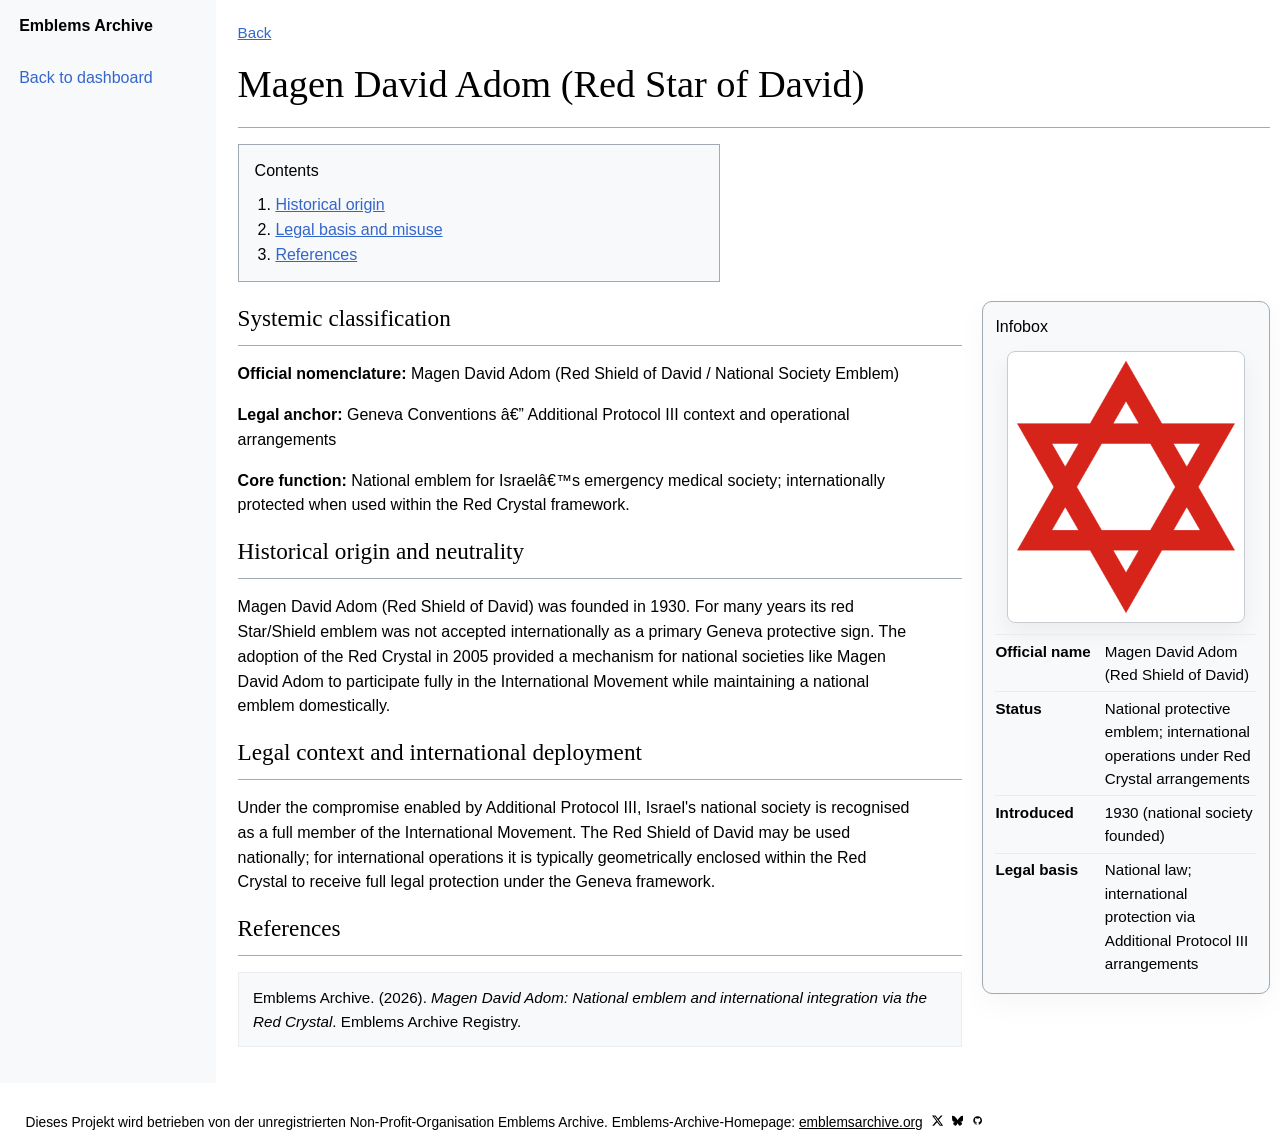
<file: registry/magen-david/index.html>
﻿<!doctype html>
<html lang="en">
<head>
  <meta charset="utf-8">
  <meta name="viewport" content="width=device-width, initial-scale=1">
  <title>Magen David Adom | Emblems Archive</title>
  <link rel="stylesheet" href="../../assets/styles.css">
  <link rel="icon" href="../../logo.svg" type="image/svg+xml">
</head>
<body>
  <div class="wiki-layout">
    <aside class="wiki-sidebar">
      <div class="sidebar-block">
        <h2 class="sidebar-title">Emblems Archive</h2>
      </div>
      <ul class="sidebar-list">
        <li><a href="/">Back to dashboard</a></li>
      </ul>
    </aside>

    <main class="wiki-main">
      <article class="wiki-article">
        <div class="back-link"><a href="/">Back</a></div>
        <h1>Magen David Adom (Red Star of David)</h1>
        <hr>

        <div class="toc-box">
          <h2>Contents</h2>
          <ol>
            <li><a href="#origin">Historical origin</a></li>
            <li><a href="#law">Legal basis and misuse</a></li>
            <li><a href="#refs">References</a></li>
          </ol>
        </div>

        <div class="detail-layout">
          <section class="article-content">
            <h2 id="classification">Systemic classification</h2>
            <hr>
            <p><strong>Official nomenclature:</strong> Magen David Adom (Red Shield of David / National Society Emblem)</p>
            <p><strong>Legal anchor:</strong> Geneva Conventions â€” Additional Protocol III context and operational arrangements</p>
            <p><strong>Core function:</strong> National emblem for Israelâ€™s emergency medical society; internationally protected when used within the Red Crystal framework.</p>

            <h2 id="origin">Historical origin and neutrality</h2>
            <hr>
            <p>Magen David Adom (Red Shield of David) was founded in 1930. For many years its red Star/Shield emblem was not accepted internationally as a primary Geneva protective sign. The adoption of the Red Crystal in 2005 provided a mechanism for national societies like Magen David Adom to participate fully in the International Movement while maintaining a national emblem domestically.</p>

            <h2 id="law">Legal context and international deployment</h2>
            <hr>
            <p>Under the compromise enabled by Additional Protocol III, Israel's national society is recognised as a full member of the International Movement. The Red Shield of David may be used nationally; for international operations it is typically geometrically enclosed within the Red Crystal to receive full legal protection under the Geneva framework.</p>

            <h2 id="refs">References</h2>
            <hr>
            <div class="reference-box">Emblems Archive. (2026). <em>Magen David Adom: National emblem and international integration via the Red Crystal</em>. Emblems Archive Registry.</div>
          </section>

          <aside class="infobox">
            <h2>Infobox</h2>
            <img src="../../assets/symbols/magen_david_adom.png" alt="Magen David Adom symbol">
            <table>
              <tr><th>Official name</th><td>Magen David Adom (Red Shield of David)</td></tr>
              <tr><th>Status</th><td>National protective emblem; international operations under Red Crystal arrangements</td></tr>
              <tr><th>Introduced</th><td>1930 (national society founded)</td></tr>
              <tr><th>Legal basis</th><td>National law; international protection via Additional Protocol III arrangements</td></tr>
            </table>
          </aside>
        </div>
      </article>
    </main>
  </div>

    <footer class="site-footer">
    <div class="footer-inner">
      <p>Dieses Projekt wird betrieben von der unregistrierten Non-Profit-Organisation Emblems Archive. Emblems-Archive-Homepage: <a href="https://emblemsarchive.org" target="_blank" rel="noopener">emblemsarchive.org</a> <a class="social x" href="https://x.com/emblemswiki" target="_blank" rel="noopener" onclick="window.open('https://x.com/emblemswiki','_blank')" aria-label="Open X (formerly Twitter)"><svg xmlns="http://www.w3.org/2000/svg" width="16" height="16" fill="currentColor" class="bi bi-twitter-x" viewBox="0 0 16 16"><path d="M12.6.75h2.454l-5.36 6.142L16 15.25h-4.937l-3.867-5.07-4.425 5.07H.316l5.733-6.57L0 .75h5.063l3.495 4.633L12.601.75Zm-.86 13.028h1.36L4.323 2.145H2.865z"/></svg></a> <a class="social bsky" href="https://bsky.app/profile/emblemsarchive.org" target="_blank" rel="noopener" onclick="window.open('https://bsky.app/profile/emblemsarchive.org','_blank')" aria-label="Open Bluesky"><svg xmlns="http://www.w3.org/2000/svg" width="16" height="16" fill="currentColor" class="bi bi-bluesky" viewBox="0 0 16 16"><path d="M3.468 1.948C5.303 3.325 7.276 6.118 8 7.616c.725-1.498 2.698-4.29 4.532-5.668C13.855.955 16 .186 16 2.632c0 .489-.28 4.105-.444 4.692-.572 2.04-2.653 2.561-4.504 2.246 3.236.551 4.06 2.375 2.281 4.2-3.376 3.464-4.852-.87-5.23-1.98-.07-.204-.103-.3-.103-.218 0-.081-.033.014-.102.218-.379 1.11-1.855 5.444-5.231 1.98-1.778-1.825-.955-3.65 2.28-4.2-1.85.315-3.932-.205-4.503-2.246C.28 6.737 0 3.12 0 2.632 0 .186 2.145.955 3.468 1.948"/></svg></a> <a class="social github" href="https://github.com/Emblems-Archive" target="_blank" rel="noopener" onclick="window.open('https://github.com/Emblems-Archive','_blank')" aria-label="Open GitHub"><svg xmlns="http://www.w3.org/2000/svg" viewBox="0 0 640 640"><path d="M237.9 461.4C237.9 463.4 235.6 465 232.7 465C229.4 465.3 227.1 463.7 227.1 461.4C227.1 459.4 229.4 457.8 232.3 457.8C235.3 457.5 237.9 459.1 237.9 461.4zM206.8 456.9C206.1 458.9 208.1 461.2 211.1 461.8C213.7 462.8 216.7 461.8 217.3 459.8C217.9 457.8 216 455.5 213 454.6C210.4 453.9 207.5 454.9 206.8 456.9zM251 455.2C248.1 455.9 246.1 457.8 246.4 460.1C246.7 462.1 249.3 463.4 252.3 462.7C255.2 462 257.2 460.1 256.9 458.1C256.6 456.2 253.9 454.9 251 455.2zM316.8 72C178.1 72 72 177.3 72 316C72 426.9 141.8 521.8 241.5 555.2C254.3 557.5 258.8 549.6 258.8 543.1C258.8 536.9 258.5 502.7 258.5 481.7C258.5 481.7 188.5 496.7 173.8 451.9C173.8 451.9 162.4 422.8 146 415.3C146 415.3 123.1 399.6 147.6 399.9C147.6 399.9 172.5 401.9 186.2 425.7C208.1 464.3 244.8 453.2 259.1 446.6C261.4 430.6 267.9 419.5 275.1 412.9C219.2 406.7 162.8 398.6 162.8 302.4C162.8 274.9 170.4 261.1 186.4 243.5C183.8 237 175.3 210.2 189 175.6C209.9 169.1 258 202.6 258 202.6C278 197 299.5 194.1 320.8 194.1C342.1 194.1 363.6 197 383.6 202.6C383.6 202.6 431.7 169 452.6 175.6C466.3 210.3 457.8 237 455.2 243.5C471.2 261.2 481 275 481 302.4C481 398.9 422.1 406.6 366.2 412.9C375.4 420.8 383.2 435.8 383.2 459.3C383.2 493 382.9 534.7 382.9 542.9C382.9 549.4 387.5 557.3 400.2 555C500.2 521.8 568 426.9 568 316C568 177.3 455.5 72 316.8 72zM169.2 416.9C167.9 417.9 168.2 420.2 169.9 422.1C171.5 423.7 173.8 424.4 175.1 423.1C176.4 422.1 176.1 419.8 174.4 417.9C172.8 416.3 170.5 415.6 169.2 416.9zM158.4 408.8C157.7 410.1 158.7 411.7 160.7 412.7C162.3 413.7 164.3 413.4 165 412C165.7 410.7 164.7 409.1 162.7 408.1C160.7 407.5 159.1 407.8 158.4 408.8zM190.8 444.4C189.2 445.7 189.8 448.7 192.1 450.6C194.4 452.9 197.3 453.2 198.6 451.6C199.9 450.3 199.3 447.3 197.3 445.4C195.1 443.1 192.1 442.8 190.8 444.4zM179.4 429.7C177.8 430.7 177.8 433.3 179.4 435.6C181 437.9 183.7 438.9 185 437.9C186.6 436.6 186.6 434 185 431.7C183.6 429.4 181 428.4 179.4 429.7z"/></svg></a></p>
    </div>
  </footer>
</body>
</html>
</file>
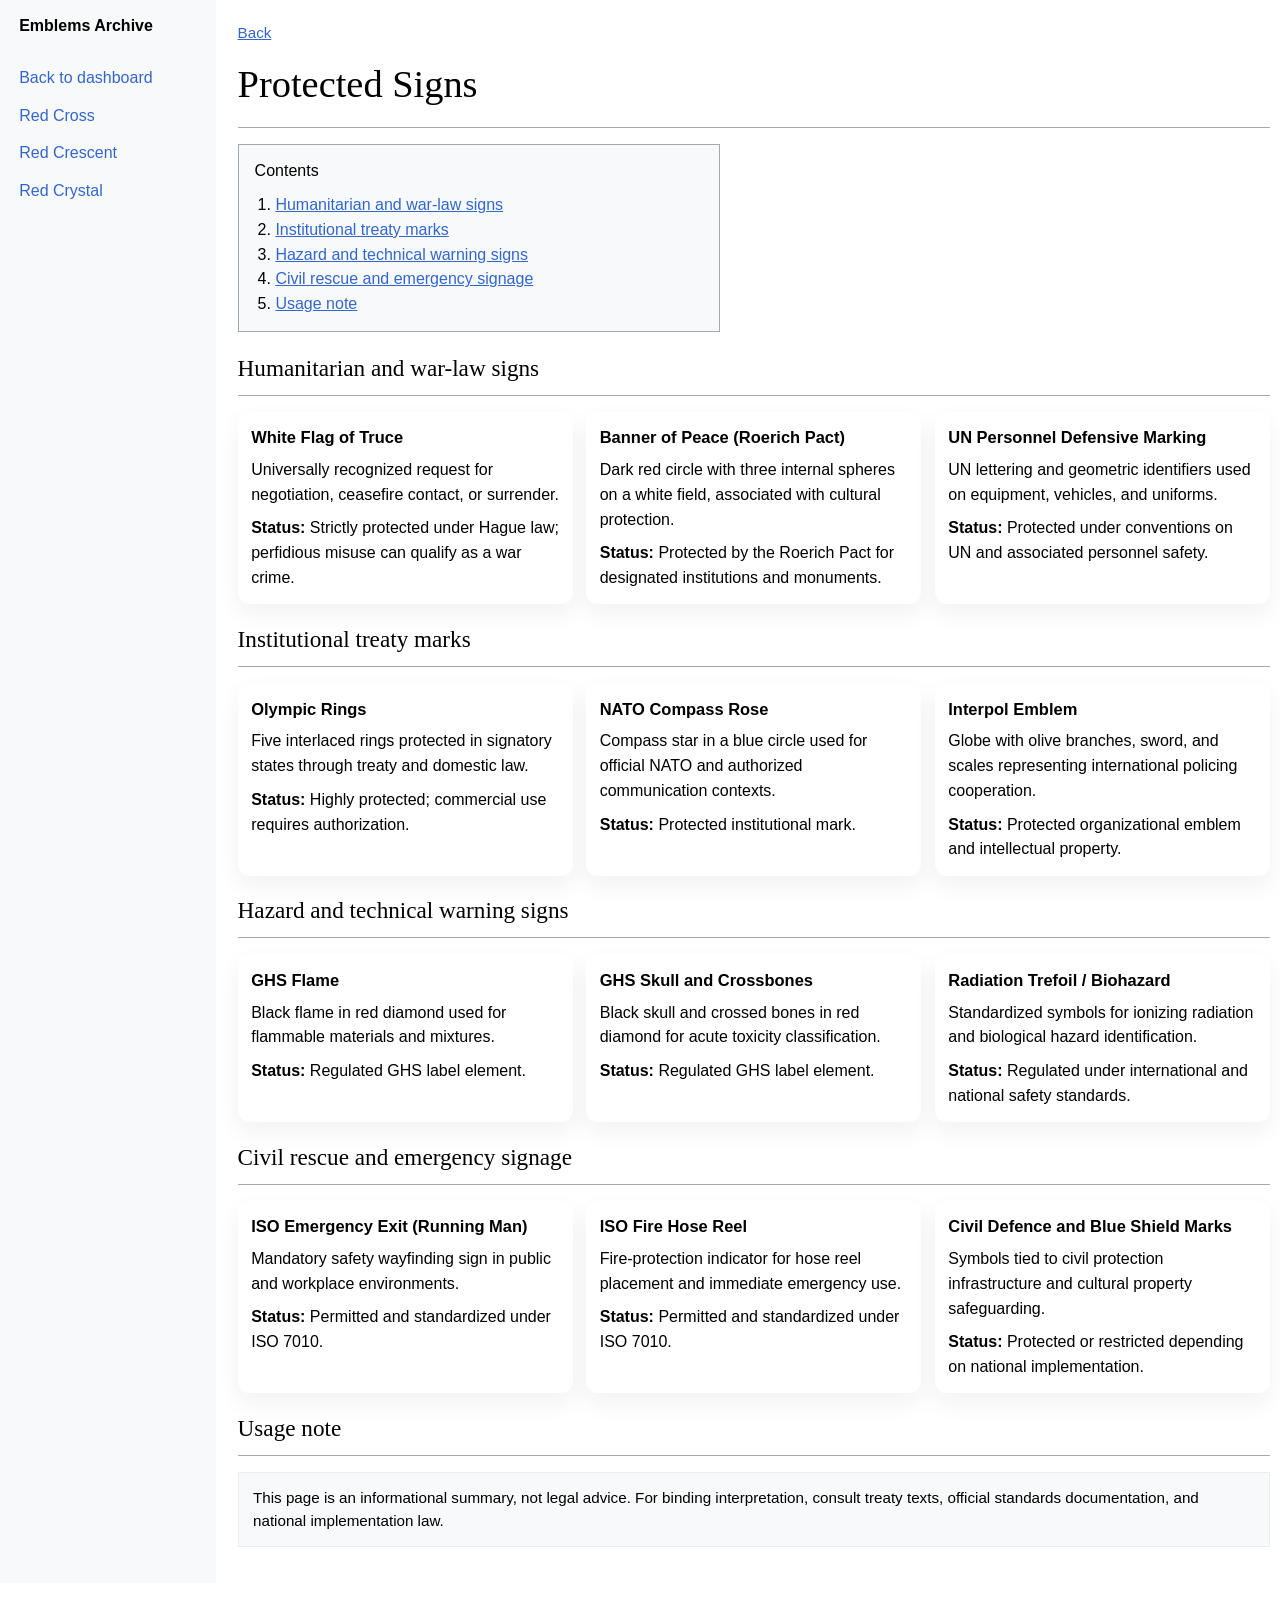
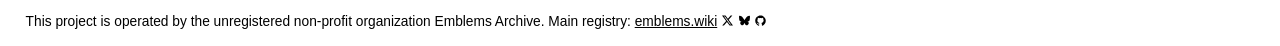
<file: registry/protected-signs/index.html>
<!doctype html>
<html lang="en">
<head>
  <meta charset="utf-8">
  <meta name="viewport" content="width=device-width, initial-scale=1">
  <title>Protected Signs | Emblems Archive</title>
  <meta name="description" content="Overview of internationally protected and regulated signs used in humanitarian law, safety standards, and institutional contexts.">
  <link rel="stylesheet" href="../../assets/styles.css">
  <link rel="icon" href="../../logo.svg" type="image/svg+xml">
</head>
<body>
  <div class="wiki-layout">
    <aside class="wiki-sidebar">
      <div class="sidebar-block">
        <h2 class="sidebar-title">Emblems Archive</h2>
      </div>
      <ul class="sidebar-list">
        <li><a href="../../index.html">Back to dashboard</a></li>
        <li><a href="../red-cross/">Red Cross</a></li>
        <li><a href="../red-crescent/">Red Crescent</a></li>
        <li><a href="../red-crystal/">Red Crystal</a></li>
      </ul>
    </aside>

    <main class="wiki-main">
      <article class="wiki-article protected-signs-page">
        <div class="back-link"><a href="../../index.html">Back</a></div>
        <h1>Protected Signs</h1>
        <hr>

        <div class="toc-box">
          <h2>Contents</h2>
          <ol>
            <li><a href="#humanitarian">Humanitarian and war-law signs</a></li>
            <li><a href="#institutions">Institutional treaty marks</a></li>
            <li><a href="#hazards">Hazard and technical warning signs</a></li>
            <li><a href="#civil">Civil rescue and emergency signage</a></li>
            <li><a href="#notes">Usage note</a></li>
          </ol>
        </div>

        <section id="humanitarian" class="signs-section">
          <h2>Humanitarian and war-law signs</h2>
          <hr>
          <div class="signs-grid">
            <article class="sign-card">
              <h3>White Flag of Truce</h3>
              <p>Universally recognized request for negotiation, ceasefire contact, or surrender.</p>
              <p><strong>Status:</strong> Strictly protected under Hague law; perfidious misuse can qualify as a war crime.</p>
            </article>
            <article class="sign-card">
              <h3>Banner of Peace (Roerich Pact)</h3>
              <p>Dark red circle with three internal spheres on a white field, associated with cultural protection.</p>
              <p><strong>Status:</strong> Protected by the Roerich Pact for designated institutions and monuments.</p>
            </article>
            <article class="sign-card">
              <h3>UN Personnel Defensive Marking</h3>
              <p>UN lettering and geometric identifiers used on equipment, vehicles, and uniforms.</p>
              <p><strong>Status:</strong> Protected under conventions on UN and associated personnel safety.</p>
            </article>
          </div>
        </section>

        <section id="institutions" class="signs-section">
          <h2>Institutional treaty marks</h2>
          <hr>
          <div class="signs-grid">
            <article class="sign-card">
              <h3>Olympic Rings</h3>
              <p>Five interlaced rings protected in signatory states through treaty and domestic law.</p>
              <p><strong>Status:</strong> Highly protected; commercial use requires authorization.</p>
            </article>
            <article class="sign-card">
              <h3>NATO Compass Rose</h3>
              <p>Compass star in a blue circle used for official NATO and authorized communication contexts.</p>
              <p><strong>Status:</strong> Protected institutional mark.</p>
            </article>
            <article class="sign-card">
              <h3>Interpol Emblem</h3>
              <p>Globe with olive branches, sword, and scales representing international policing cooperation.</p>
              <p><strong>Status:</strong> Protected organizational emblem and intellectual property.</p>
            </article>
          </div>
        </section>

        <section id="hazards" class="signs-section">
          <h2>Hazard and technical warning signs</h2>
          <hr>
          <div class="signs-grid">
            <article class="sign-card">
              <h3>GHS Flame</h3>
              <p>Black flame in red diamond used for flammable materials and mixtures.</p>
              <p><strong>Status:</strong> Regulated GHS label element.</p>
            </article>
            <article class="sign-card">
              <h3>GHS Skull and Crossbones</h3>
              <p>Black skull and crossed bones in red diamond for acute toxicity classification.</p>
              <p><strong>Status:</strong> Regulated GHS label element.</p>
            </article>
            <article class="sign-card">
              <h3>Radiation Trefoil / Biohazard</h3>
              <p>Standardized symbols for ionizing radiation and biological hazard identification.</p>
              <p><strong>Status:</strong> Regulated under international and national safety standards.</p>
            </article>
          </div>
        </section>

        <section id="civil" class="signs-section">
          <h2>Civil rescue and emergency signage</h2>
          <hr>
          <div class="signs-grid">
            <article class="sign-card">
              <h3>ISO Emergency Exit (Running Man)</h3>
              <p>Mandatory safety wayfinding sign in public and workplace environments.</p>
              <p><strong>Status:</strong> Permitted and standardized under ISO 7010.</p>
            </article>
            <article class="sign-card">
              <h3>ISO Fire Hose Reel</h3>
              <p>Fire-protection indicator for hose reel placement and immediate emergency use.</p>
              <p><strong>Status:</strong> Permitted and standardized under ISO 7010.</p>
            </article>
            <article class="sign-card">
              <h3>Civil Defence and Blue Shield Marks</h3>
              <p>Symbols tied to civil protection infrastructure and cultural property safeguarding.</p>
              <p><strong>Status:</strong> Protected or restricted depending on national implementation.</p>
            </article>
          </div>
        </section>

        <section id="notes" class="signs-section">
          <h2>Usage note</h2>
          <hr>
          <div class="reference-box">This page is an informational summary, not legal advice. For binding interpretation, consult treaty texts, official standards documentation, and national implementation law.</div>
        </section>
      </article>
    </main>
  </div>

  <footer class="site-footer">
    <div class="footer-inner">
      <p>This project is operated by the unregistered non-profit organization Emblems Archive. Main registry: <a href="https://emblems.wiki" target="_blank" rel="noopener">emblems.wiki</a><a class="social x" href="https://x.com/emblemswiki" target="_blank" rel="noopener" aria-label="Open X (formerly Twitter)"><x aria-hidden="true"></x></a><a class="social bsky" href="https://bsky.app/profile/emblemsarchive.org" target="_blank" rel="noopener" aria-label="Open Bluesky"><bluesky aria-hidden="true"></bluesky></a><a class="social github" href="https://github.com/Emblems-Archive" target="_blank" rel="noopener" aria-label="Open GitHub"><github aria-hidden="true"></github></a></p>
    </div>
  </footer>
</body>
</html>
</file>
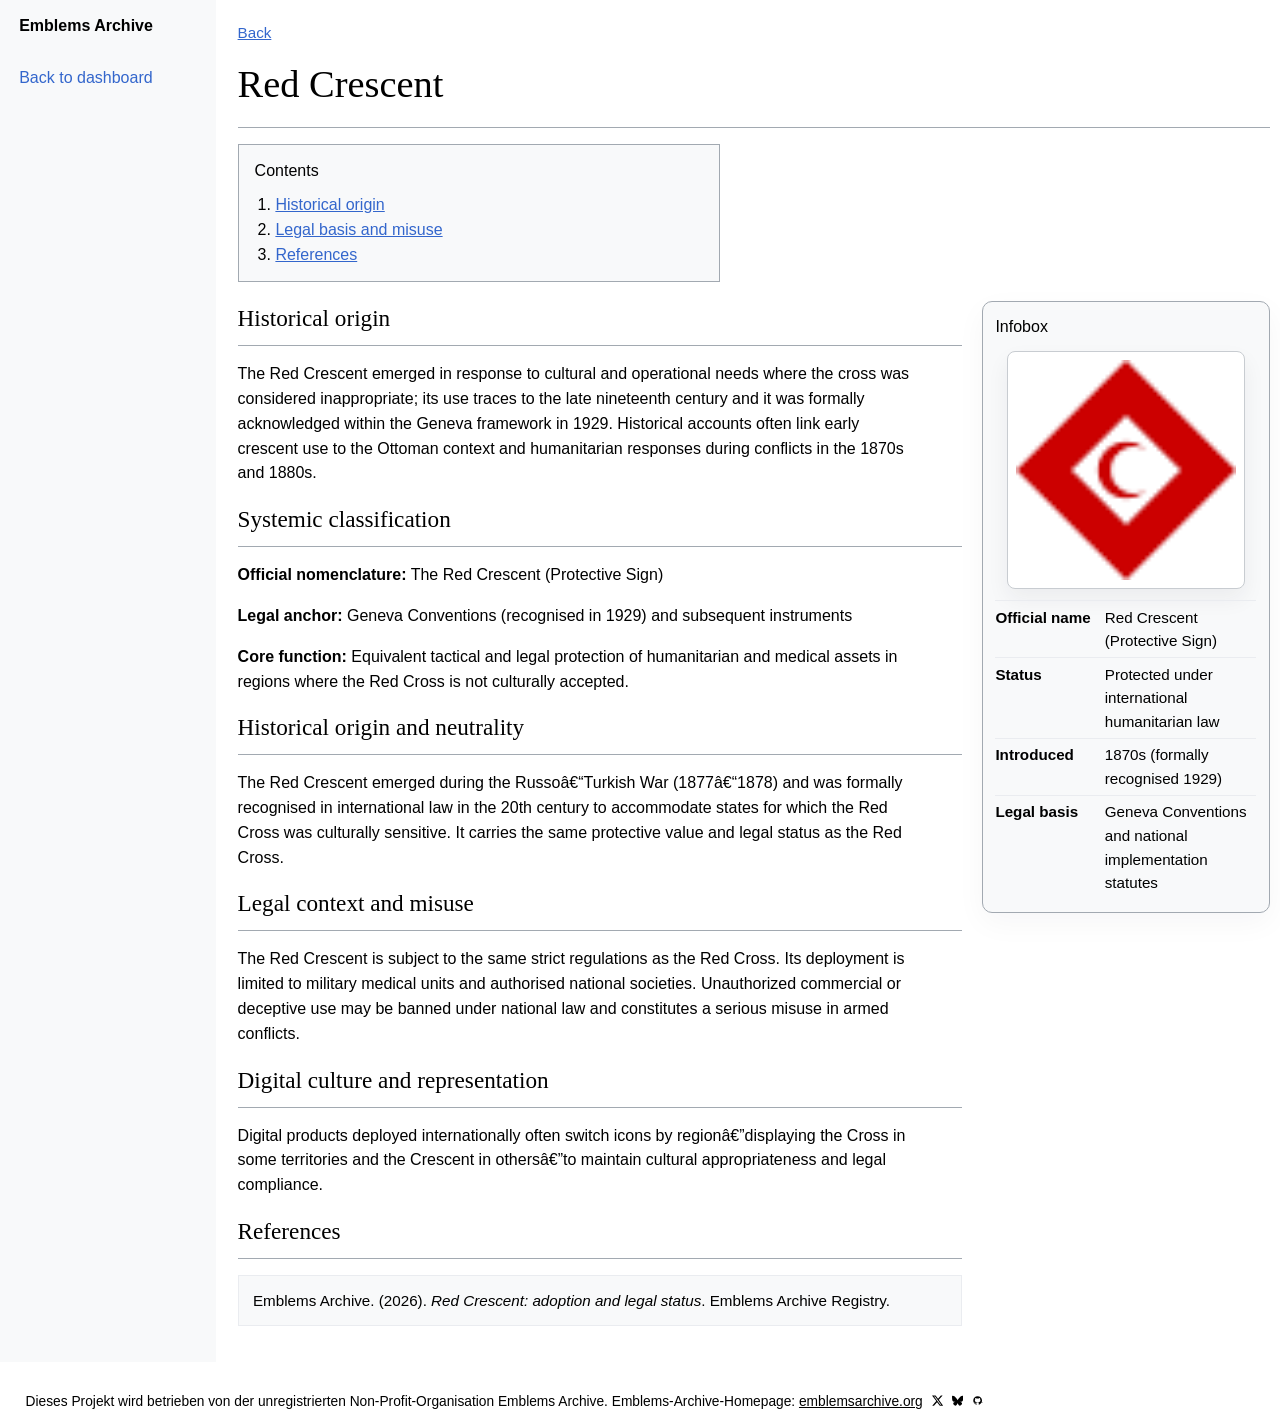
<file: registry/red-crescent/index.html>
﻿<!doctype html>
<html lang="en">
<head>
  <meta charset="utf-8">
  <meta name="viewport" content="width=device-width, initial-scale=1">
  <title>Red Crescent | Emblems Archive</title>
  <link rel="stylesheet" href="../../assets/styles.css">
  <link rel="icon" href="../../logo.svg" type="image/svg+xml">
</head>
<body>
  <div class="wiki-layout">
    <aside class="wiki-sidebar">
      <div class="sidebar-block">
        <h2 class="sidebar-title">Emblems Archive</h2>
      </div>
      <ul class="sidebar-list">
        <li><a href="/">Back to dashboard</a></li>
      </ul>
    </aside>

    <main class="wiki-main">
      <article class="wiki-article">
        <div class="back-link"><a href="/">Back</a></div>
        <h1>Red Crescent</h1>
        <hr>
        <div class="toc-box">
          <h2>Contents</h2>
          <ol>
            <li><a href="#origin">Historical origin</a></li>
            <li><a href="#law">Legal basis and misuse</a></li>
            <li><a href="#refs">References</a></li>
          </ol>
        </div>

        <div class="detail-layout">
          <section class="article-content">
            <h2 id="origin">Historical origin</h2>
            <hr>
            <p>The Red Crescent emerged in response to cultural and operational needs where the cross was considered inappropriate; its use traces to the late nineteenth century and it was formally acknowledged within the Geneva framework in 1929. Historical accounts often link early crescent use to the Ottoman context and humanitarian responses during conflicts in the 1870s and 1880s.</p>

            <h2 id="classification">Systemic classification</h2>
            <hr>
            <p><strong>Official nomenclature:</strong> The Red Crescent (Protective Sign)</p>
            <p><strong>Legal anchor:</strong> Geneva Conventions (recognised in 1929) and subsequent instruments</p>
            <p><strong>Core function:</strong> Equivalent tactical and legal protection of humanitarian and medical assets in regions where the Red Cross is not culturally accepted.</p>

            <h2 id="origin">Historical origin and neutrality</h2>
            <hr>
            <p>The Red Crescent emerged during the Russoâ€“Turkish War (1877â€“1878) and was formally recognised in international law in the 20th century to accommodate states for which the Red Cross was culturally sensitive. It carries the same protective value and legal status as the Red Cross.</p>

            <h2 id="law">Legal context and misuse</h2>
            <hr>
            <p>The Red Crescent is subject to the same strict regulations as the Red Cross. Its deployment is limited to military medical units and authorised national societies. Unauthorized commercial or deceptive use may be banned under national law and constitutes a serious misuse in armed conflicts.</p>

            <h2 id="digital">Digital culture and representation</h2>
            <hr>
            <p>Digital products deployed internationally often switch icons by regionâ€”displaying the Cross in some territories and the Crescent in othersâ€”to maintain cultural appropriateness and legal compliance.</p>

            <h2 id="refs">References</h2>
            <hr>
            <div class="reference-box">Emblems Archive. (2026). <em>Red Crescent: adoption and legal status</em>. Emblems Archive Registry.</div>
          </section>

          <aside class="infobox">
            <h2>Infobox</h2>
            <img src="../../assets/symbols/red_crescent.png" alt="Red Crescent symbol">
            <table>
              <tr><th>Official name</th><td>Red Crescent (Protective Sign)</td></tr>
              <tr><th>Status</th><td>Protected under international humanitarian law</td></tr>
              <tr><th>Introduced</th><td>1870s (formally recognised 1929)</td></tr>
              <tr><th>Legal basis</th><td>Geneva Conventions and national implementation statutes</td></tr>
            </table>
          </aside>
        </div>
      </article>
    </main>
  </div>

    <footer class="site-footer">
    <div class="footer-inner">
      <p>Dieses Projekt wird betrieben von der unregistrierten Non-Profit-Organisation Emblems Archive. Emblems-Archive-Homepage: <a href="https://emblemsarchive.org" target="_blank" rel="noopener">emblemsarchive.org</a> <a class="social x" href="https://x.com/emblemswiki" target="_blank" rel="noopener" onclick="window.open('https://x.com/emblemswiki','_blank')" aria-label="Open X (formerly Twitter)"><svg xmlns="http://www.w3.org/2000/svg" width="16" height="16" fill="currentColor" class="bi bi-twitter-x" viewBox="0 0 16 16"><path d="M12.6.75h2.454l-5.36 6.142L16 15.25h-4.937l-3.867-5.07-4.425 5.07H.316l5.733-6.57L0 .75h5.063l3.495 4.633L12.601.75Zm-.86 13.028h1.36L4.323 2.145H2.865z"/></svg></a> <a class="social bsky" href="https://bsky.app/profile/emblemsarchive.org" target="_blank" rel="noopener" onclick="window.open('https://bsky.app/profile/emblemsarchive.org','_blank')" aria-label="Open Bluesky"><svg xmlns="http://www.w3.org/2000/svg" width="16" height="16" fill="currentColor" class="bi bi-bluesky" viewBox="0 0 16 16"><path d="M3.468 1.948C5.303 3.325 7.276 6.118 8 7.616c.725-1.498 2.698-4.29 4.532-5.668C13.855.955 16 .186 16 2.632c0 .489-.28 4.105-.444 4.692-.572 2.04-2.653 2.561-4.504 2.246 3.236.551 4.06 2.375 2.281 4.2-3.376 3.464-4.852-.87-5.23-1.98-.07-.204-.103-.3-.103-.218 0-.081-.033.014-.102.218-.379 1.11-1.855 5.444-5.231 1.98-1.778-1.825-.955-3.65 2.28-4.2-1.85.315-3.932-.205-4.503-2.246C.28 6.737 0 3.12 0 2.632 0 .186 2.145.955 3.468 1.948"/></svg></a> <a class="social github" href="https://github.com/Emblems-Archive" target="_blank" rel="noopener" onclick="window.open('https://github.com/Emblems-Archive','_blank')" aria-label="Open GitHub"><svg xmlns="http://www.w3.org/2000/svg" viewBox="0 0 640 640"><path d="M237.9 461.4C237.9 463.4 235.6 465 232.7 465C229.4 465.3 227.1 463.7 227.1 461.4C227.1 459.4 229.4 457.8 232.3 457.8C235.3 457.5 237.9 459.1 237.9 461.4zM206.8 456.9C206.1 458.9 208.1 461.2 211.1 461.8C213.7 462.8 216.7 461.8 217.3 459.8C217.9 457.8 216 455.5 213 454.6C210.4 453.9 207.5 454.9 206.8 456.9zM251 455.2C248.1 455.9 246.1 457.8 246.4 460.1C246.7 462.1 249.3 463.4 252.3 462.7C255.2 462 257.2 460.1 256.9 458.1C256.6 456.2 253.9 454.9 251 455.2zM316.8 72C178.1 72 72 177.3 72 316C72 426.9 141.8 521.8 241.5 555.2C254.3 557.5 258.8 549.6 258.8 543.1C258.8 536.9 258.5 502.7 258.5 481.7C258.5 481.7 188.5 496.7 173.8 451.9C173.8 451.9 162.4 422.8 146 415.3C146 415.3 123.1 399.6 147.6 399.9C147.6 399.9 172.5 401.9 186.2 425.7C208.1 464.3 244.8 453.2 259.1 446.6C261.4 430.6 267.9 419.5 275.1 412.9C219.2 406.7 162.8 398.6 162.8 302.4C162.8 274.9 170.4 261.1 186.4 243.5C183.8 237 175.3 210.2 189 175.6C209.9 169.1 258 202.6 258 202.6C278 197 299.5 194.1 320.8 194.1C342.1 194.1 363.6 197 383.6 202.6C383.6 202.6 431.7 169 452.6 175.6C466.3 210.3 457.8 237 455.2 243.5C471.2 261.2 481 275 481 302.4C481 398.9 422.1 406.6 366.2 412.9C375.4 420.8 383.2 435.8 383.2 459.3C383.2 493 382.9 534.7 382.9 542.9C382.9 549.4 387.5 557.3 400.2 555C500.2 521.8 568 426.9 568 316C568 177.3 455.5 72 316.8 72zM169.2 416.9C167.9 417.9 168.2 420.2 169.9 422.1C171.5 423.7 173.8 424.4 175.1 423.1C176.4 422.1 176.1 419.8 174.4 417.9C172.8 416.3 170.5 415.6 169.2 416.9zM158.4 408.8C157.7 410.1 158.7 411.7 160.7 412.7C162.3 413.7 164.3 413.4 165 412C165.7 410.7 164.7 409.1 162.7 408.1C160.7 407.5 159.1 407.8 158.4 408.8zM190.8 444.4C189.2 445.7 189.8 448.7 192.1 450.6C194.4 452.9 197.3 453.2 198.6 451.6C199.9 450.3 199.3 447.3 197.3 445.4C195.1 443.1 192.1 442.8 190.8 444.4zM179.4 429.7C177.8 430.7 177.8 433.3 179.4 435.6C181 437.9 183.7 438.9 185 437.9C186.6 436.6 1866 434 185 431.7C183.6 429.4 181 428.4 179.4 429.7z"/></svg></a></p>
    </div>
  </footer>
</body>
</html>
</file>
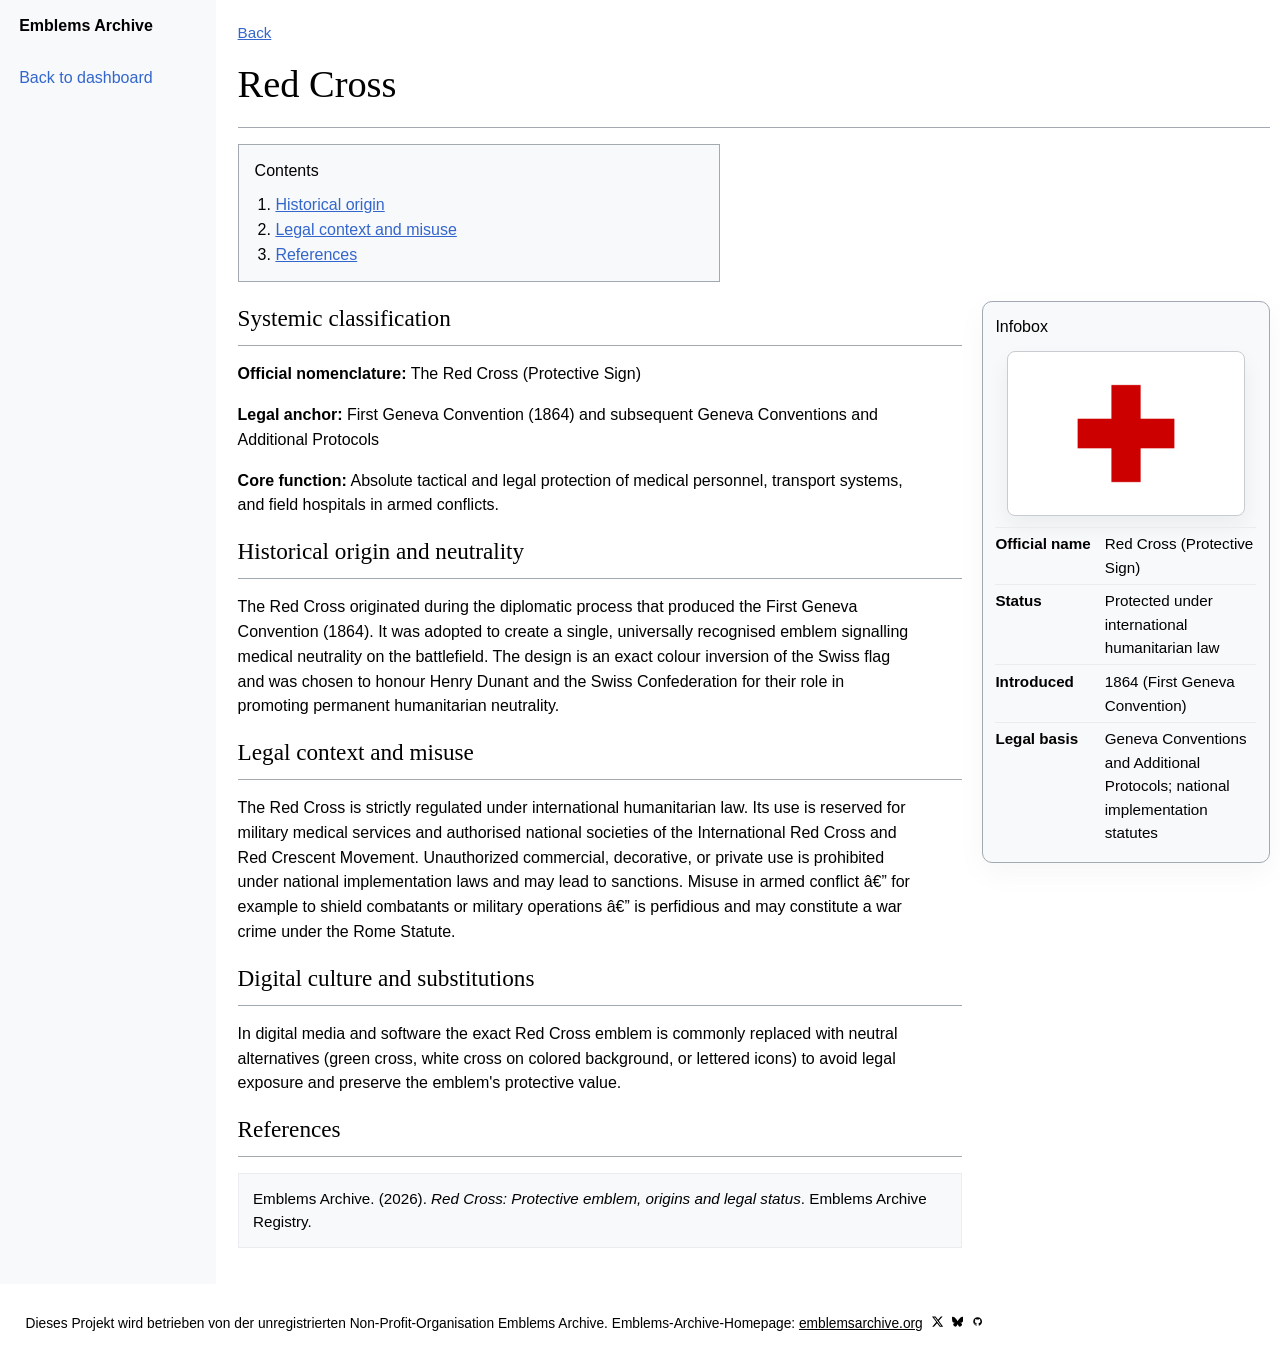
<file: registry/red-cross/index.html>
﻿<!doctype html>
<html lang="en">
<head>
  <meta charset="utf-8">
  <meta name="viewport" content="width=device-width, initial-scale=1">
  <title>Red Cross | Emblems Archive</title>
  <link rel="stylesheet" href="../../assets/styles.css">
  <link rel="icon" href="../../logo.svg" type="image/svg+xml">
</head>
<body>
  <div class="wiki-layout">
    <aside class="wiki-sidebar">
      <div class="sidebar-block">
        <h2 class="sidebar-title">Emblems Archive</h2>
      </div>
      <ul class="sidebar-list">
        <li><a href="/">Back to dashboard</a></li>
      </ul>
    </aside>

    <main class="wiki-main">
      <article class="wiki-article">
        <div class="back-link"><a href="/">Back</a></div>
        <h1>Red Cross</h1>
        <hr>

        <div class="toc-box">
          <h2>Contents</h2>
          <ol>
            <li><a href="#origin">Historical origin</a></li>
            <li><a href="#law">Legal context and misuse</a></li>
            <li><a href="#refs">References</a></li>
          </ol>
        </div>

        <div class="detail-layout">
          <section class="article-content">
            <h2 id="classification">Systemic classification</h2>
            <hr>
            <p><strong>Official nomenclature:</strong> The Red Cross (Protective Sign)</p>
            <p><strong>Legal anchor:</strong> First Geneva Convention (1864) and subsequent Geneva Conventions and Additional Protocols</p>
            <p><strong>Core function:</strong> Absolute tactical and legal protection of medical personnel, transport systems, and field hospitals in armed conflicts.</p>

            <h2 id="origin">Historical origin and neutrality</h2>
            <hr>
            <p>The Red Cross originated during the diplomatic process that produced the First Geneva Convention (1864). It was adopted to create a single, universally recognised emblem signalling medical neutrality on the battlefield. The design is an exact colour inversion of the Swiss flag and was chosen to honour Henry Dunant and the Swiss Confederation for their role in promoting permanent humanitarian neutrality.</p>

            <h2 id="law">Legal context and misuse</h2>
            <hr>
            <p>The Red Cross is strictly regulated under international humanitarian law. Its use is reserved for military medical services and authorised national societies of the International Red Cross and Red Crescent Movement. Unauthorized commercial, decorative, or private use is prohibited under national implementation laws and may lead to sanctions. Misuse in armed conflict â€” for example to shield combatants or military operations â€” is perfidious and may constitute a war crime under the Rome Statute.</p>

            <h2 id="digital">Digital culture and substitutions</h2>
            <hr>
            <p>In digital media and software the exact Red Cross emblem is commonly replaced with neutral alternatives (green cross, white cross on colored background, or lettered icons) to avoid legal exposure and preserve the emblem's protective value.</p>

            <h2 id="refs">References</h2>
            <hr>
            <div class="reference-box">Emblems Archive. (2026). <em>Red Cross: Protective emblem, origins and legal status</em>. Emblems Archive Registry.</div>
          </section>

          <aside class="infobox">
            <h2>Infobox</h2>
            <img src="../../assets/symbols/red_cross.png" alt="Red Cross symbol">
            <table>
              <tr><th>Official name</th><td>Red Cross (Protective Sign)</td></tr>
              <tr><th>Status</th><td>Protected under international humanitarian law</td></tr>
              <tr><th>Introduced</th><td>1864 (First Geneva Convention)</td></tr>
              <tr><th>Legal basis</th><td>Geneva Conventions and Additional Protocols; national implementation statutes</td></tr>
            </table>
          </aside>
        </div>
      </article>
    </main>
  </div>
</div>

    <footer class="site-footer">
    <div class="footer-inner">
      <p>Dieses Projekt wird betrieben von der unregistrierten Non-Profit-Organisation Emblems Archive. Emblems-Archive-Homepage: <a href="https://emblemsarchive.org" target="_blank" rel="noopener">emblemsarchive.org</a> <a class="social x" href="https://x.com/emblemswiki" target="_blank" rel="noopener" onclick="window.open('https://x.com/emblemswiki','_blank')" aria-label="Open X (formerly Twitter)"><svg xmlns="http://www.w3.org/2000/svg" width="16" height="16" fill="currentColor" class="bi bi-twitter-x" viewBox="0 0 16 16"><path d="M12.6.75h2.454l-5.36 6.142L16 15.25h-4.937l-3.867-5.07-4.425 5.07H.316l5.733-6.57L0 .75h5.063l3.495 4.633L12.601.75Zm-.86 13.028h1.36L4.323 2.145H2.865z"/></svg></a> <a class="social bsky" href="https://bsky.app/profile/emblemsarchive.org" target="_blank" rel="noopener" onclick="window.open('https://bsky.app/profile/emblemsarchive.org','_blank')" aria-label="Open Bluesky"><svg xmlns="http://www.w3.org/2000/svg" width="16" height="16" fill="currentColor" class="bi bi-bluesky" viewBox="0 0 16 16"><path d="M3.468 1.948C5.303 3.325 7.276 6.118 8 7.616c.725-1.498 2.698-4.29 4.532-5.668C13.855.955 16 .186 16 2.632c0 .489-.28 4.105-.444 4.692-.572 2.04-2.653 2.561-4.504 2.246 3.236.551 4.06 2.375 2.281 4.2-3.376 3.464-4.852-.87-5.23-1.98-.07-.204-.103-.3-.103-.218 0-.081-.033.014-.102.218-.379 1.11-1.855 5.444-5.231 1.98-1.778-1.825-.955-3.65 2.28-4.2-1.85.315-3.932-.205-4.503-2.246C.28 6.737 0 3.12 0 2.632 0 .186 2.145.955 3.468 1.948"/></svg></a> <a class="social github" href="https://github.com/Emblems-Archive" target="_blank" rel="noopener" onclick="window.open('https://github.com/Emblems-Archive','_blank')" aria-label="Open GitHub"><svg xmlns="http://www.w3.org/2000/svg" viewBox="0 0 640 640"><path d="M237.9 461.4C237.9 463.4 235.6 465 232.7 465C229.4 465.3 227.1 463.7 227.1 461.4C227.1 459.4 229.4 457.8 232.3 457.8C235.3 457.5 237.9 459.1 237.9 461.4zM206.8 456.9C206.1 458.9 208.1 461.2 211.1 461.8C213.7 462.8 216.7 461.8 217.3 459.8C217.9 457.8 216 455.5 213 454.6C210.4 453.9 207.5 454.9 206.8 456.9zM251 455.2C248.1 455.9 246.1 457.8 246.4 460.1C246.7 462.1 249.3 463.4 252.3 462.7C255.2 462 257.2 460.1 256.9 458.1C256.6 456.2 253.9 454.9 251 455.2zM316.8 72C178.1 72 72 177.3 72 316C72 426.9 141.8 521.8 241.5 555.2C254.3 557.5 258.8 549.6 258.8 543.1C258.8 536.9 258.5 502.7 258.5 481.7C258.5 481.7 188.5 496.7 173.8 451.9C173.8 451.9 162.4 422.8 146 415.3C146 415.3 123.1 399.6 147.6 399.9C147.6 399.9 172.5 401.9 186.2 425.7C208.1 464.3 244.8 453.2 259.1 446.6C261.4 430.6 267.9 419.5 275.1 412.9C219.2 406.7 162.8 398.6 162.8 302.4C162.8 274.9 170.4 261.1 186.4 243.5C183.8 237 175.3 210.2 189 175.6C209.9 169.1 258 202.6 258 202.6C278 197 299.5 194.1 320.8 194.1C342.1 194.1 363.6 197 383.6 202.6C383.6 202.6 431.7 169 452.6 175.6C466.3 210.3 457.8 237 455.2 243.5C471.2 261.2 481 275 481 302.4C481 398.9 422.1 406.6 366.2 412.9C375.4 420.8 383.2 435.8 383.2 459.3C383.2 493 382.9 534.7 382.9 542.9C382.9 549.4 387.5 557.3 400.2 555C500.2 521.8 568 426.9 568 316C568 177.3 455.5 72 316.8 72zM169.2 416.9C167.9 417.9 168.2 420.2 169.9 422.1C171.5 423.7 173.8 424.4 175.1 423.1C176.4 422.1 176.1 419.8 174.4 417.9C172.8 416.3 170.5 415.6 169.2 416.9zM158.4 408.8C157.7 410.1 158.7 411.7 160.7 412.7C162.3 413.7 164.3 413.4 165 412C165.7 410.7 164.7 409.1 162.7 408.1C160.7 407.5 159.1 407.8 158.4 408.8zM190.8 444.4C189.2 445.7 189.8 448.7 192.1 450.6C194.4 452.9 197.3 453.2 198.6 451.6C199.9 450.3 199.3 447.3 197.3 445.4C195.1 443.1 192.1 442.8 190.8 444.4zM179.4 429.7C177.8 430.7 177.8 433.3 179.4 435.6C181 437.9 183.7 438.9 185 437.9C186.6 436.6 186.6 434 185 431.7C183.6 429.4 181 428.4 179.4 429.7z"/></svg></a></p>
    </div>
  </footer>
</body>
</html>
</file>
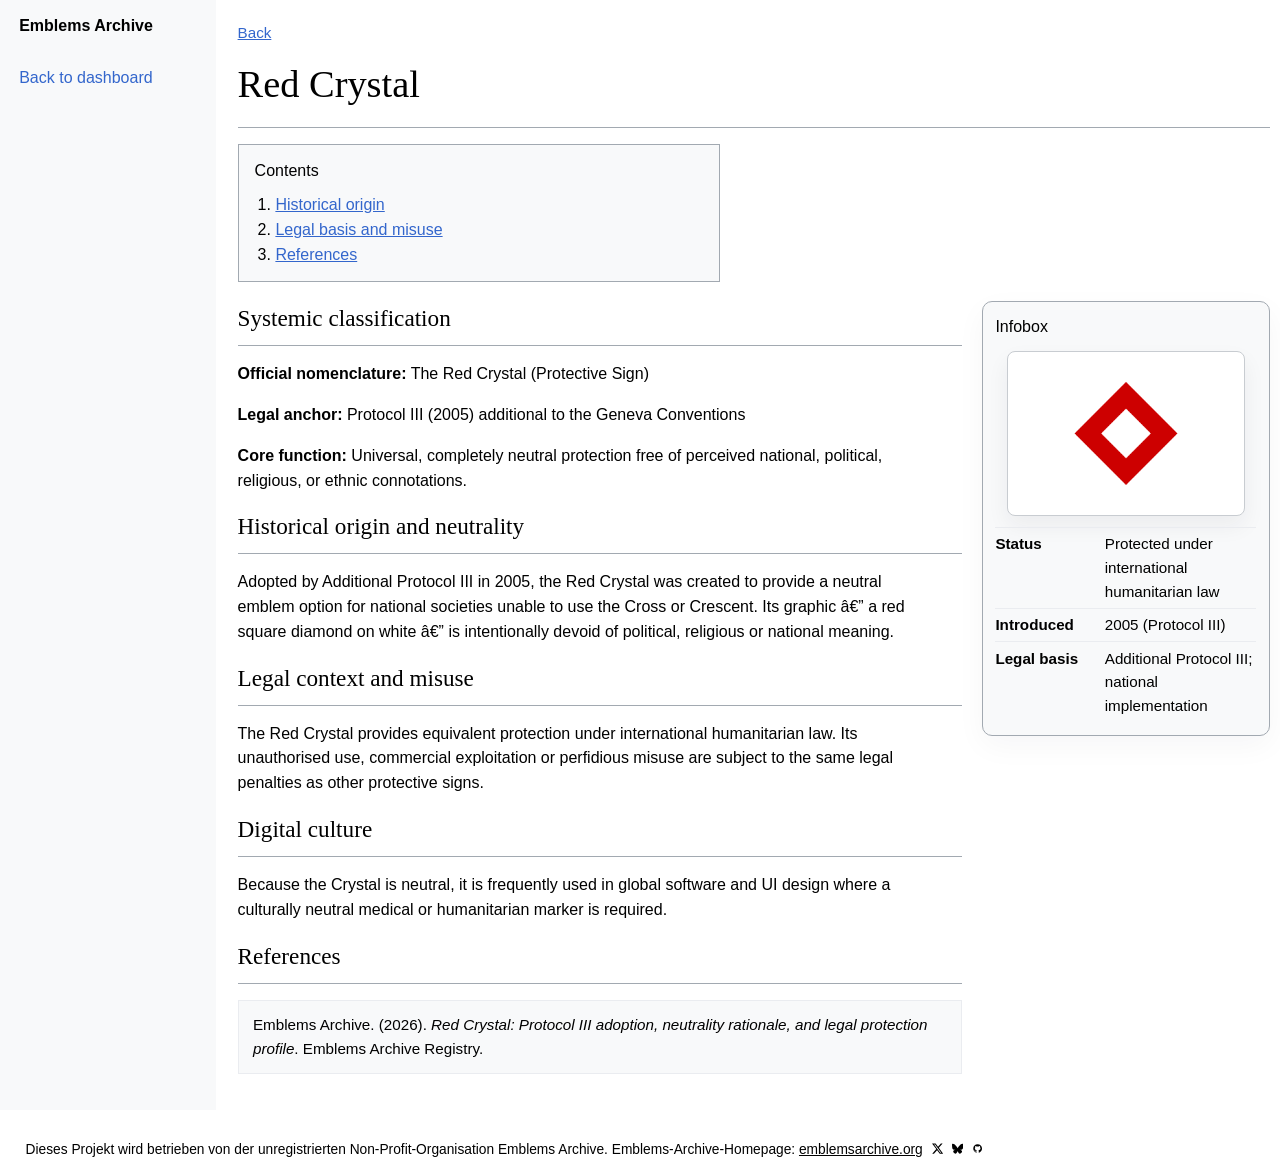
<file: registry/red-crystal/index.html>
﻿<!doctype html>
<html lang="en">
<head>
  <meta charset="UTF-8">
  <meta name="viewport" content="width=device-width, initial-scale=1.0">
  <title>Red Crystal | Emblems Archive</title>
  <meta name="description" content="Legal and historical profile of the Red Crystal emblem.">
  <link rel="stylesheet" href="../../assets/styles.css">
  <link rel="icon" href="../../logo.svg" type="image/svg+xml">
</head>
<body>
  <div class="wiki-layout">
    <aside class="wiki-sidebar">
      <div class="sidebar-block">
        <h2 class="sidebar-title">Emblems Archive</h2>
      </div>
      <ul class="sidebar-list">
        <li><a href="/">Back to dashboard</a></li>
      </ul>
    </aside>

    <main class="wiki-main">
      <article class="wiki-article">
        <div class="back-link"><a href="/">Back</a></div>
        <h1>Red Crystal</h1>
        <hr>

        <div class="toc-box">
          <h2>Contents</h2>
          <ol>
            <li><a href="#origin">Historical origin</a></li>
            <li><a href="#law">Legal basis and misuse</a></li>
            <li><a href="#refs">References</a></li>
          </ol>
        </div>

        <div class="detail-layout">
          <section class="article-content">
            <h2 id="classification">Systemic classification</h2>
            <hr>
            <p><strong>Official nomenclature:</strong> The Red Crystal (Protective Sign)</p>
            <p><strong>Legal anchor:</strong> Protocol III (2005) additional to the Geneva Conventions</p>
            <p><strong>Core function:</strong> Universal, completely neutral protection free of perceived national, political, religious, or ethnic connotations.</p>

            <h2 id="origin">Historical origin and neutrality</h2>
            <hr>
            <p>Adopted by Additional Protocol III in 2005, the Red Crystal was created to provide a neutral emblem option for national societies unable to use the Cross or Crescent. Its graphic â€” a red square diamond on white â€” is intentionally devoid of political, religious or national meaning.</p>

            <h2 id="law">Legal context and misuse</h2>
            <hr>
            <p>The Red Crystal provides equivalent protection under international humanitarian law. Its unauthorised use, commercial exploitation or perfidious misuse are subject to the same legal penalties as other protective signs.</p>

            <h2 id="digital">Digital culture</h2>
            <hr>
            <p>Because the Crystal is neutral, it is frequently used in global software and UI design where a culturally neutral medical or humanitarian marker is required.</p>

            <h2 id="refs">References</h2>
            <hr>
            <div class="reference-box">Emblems Archive. (2026). <em>Red Crystal: Protocol III adoption, neutrality rationale, and legal protection profile</em>. Emblems Archive Registry.</div>
          </section>

          <aside class="infobox">
            <h2>Infobox</h2>
            <img src="../../assets/symbols/red_cristal.png" alt="Red Crystal emblem">
            <table>
              <tr><th>Status</th><td>Protected under international humanitarian law</td></tr>
              <tr><th>Introduced</th><td>2005 (Protocol III)</td></tr>
              <tr><th>Legal basis</th><td>Additional Protocol III; national implementation</td></tr>
            </table>
          </aside>
        </div>
      </article>
    </main>
  </div>

    <footer class="site-footer">
    <div class="footer-inner">
      <p>Dieses Projekt wird betrieben von der unregistrierten Non-Profit-Organisation Emblems Archive. Emblems-Archive-Homepage: <a href="https://emblemsarchive.org" target="_blank" rel="noopener">emblemsarchive.org</a> <a class="social x" href="https://x.com/emblemswiki" target="_blank" rel="noopener" onclick="window.open('https://x.com/emblemswiki','_blank')" aria-label="Open X (formerly Twitter)"><svg xmlns="http://www.w3.org/2000/svg" width="16" height="16" fill="currentColor" class="bi bi-twitter-x" viewBox="0 0 16 16"><path d="M12.6.75h2.454l-5.36 6.142L16 15.25h-4.937l-3.867-5.07-4.425 5.07H.316l5.733-6.57L0 .75h5.063l3.495 4.633L12.601.75Zm-.86 13.028h1.36L4.323 2.145H2.865z"/></svg></a> <a class="social bsky" href="https://bsky.app/profile/emblemsarchive.org" target="_blank" rel="noopener" onclick="window.open('https://bsky.app/profile/emblemsarchive.org','_blank')" aria-label="Open Bluesky"><svg xmlns="http://www.w3.org/2000/svg" width="16" height="16" fill="currentColor" class="bi bi-bluesky" viewBox="0 0 16 16"><path d="M3.468 1.948C5.303 3.325 7.276 6.118 8 7.616c.725-1.498 2.698-4.29 4.532-5.668C13.855.955 16 .186 16 2.632c0 .489-.28 4.105-.444 4.692-.572 2.04-2.653 2.561-4.504 2.246 3.236.551 4.06 2.375 2.281 4.2-3.376 3.464-4.852-.87-5.23-1.98-.07-.204-.103-.3-.103-.218 0-.081-.033.014-.102.218-.379 1.11-1.855 5.444-5.231 1.98-1.778-1.825-.955-3.65 2.28-4.2-1.85.315-3.932-.205-4.503-2.246C.28 6.737 0 3.12 0 2.632 0 .186 2.145.955 3.468 1.948"/></svg></a> <a class="social github" href="https://github.com/Emblems-Archive" target="_blank" rel="noopener" onclick="window.open('https://github.com/Emblems-Archive','_blank')" aria-label="Open GitHub"><svg xmlns="http://www.w3.org/2000/svg" viewBox="0 0 640 640"><path d="M237.9 461.4C237.9 463.4 235.6 465 232.7 465C229.4 465.3 227.1 463.7 227.1 461.4C227.1 459.4 229.4 457.8 232.3 457.8C235.3 457.5 237.9 459.1 237.9 461.4zM206.8 456.9C206.1 458.9 208.1 461.2 211.1 461.8C213.7 462.8 216.7 461.8 217.3 459.8C217.9 457.8 216 455.5 213 454.6C210.4 453.9 207.5 454.9 206.8 456.9zM251 455.2C248.1 455.9 246.1 457.8 246.4 460.1C246.7 462.1 249.3 463.4 252.3 462.7C255.2 462 257.2 460.1 256.9 458.1C256.6 456.2 253.9 454.9 251 455.2zM316.8 72C178.1 72 72 177.3 72 316C72 426.9 141.8 521.8 241.5 555.2C254.3 557.5 258.8 549.6 258.8 543.1C258.8 536.9 258.5 502.7 258.5 481.7C258.5 481.7 188.5 496.7 173.8 451.9C173.8 451.9 162.4 422.8 146 415.3C146 415.3 123.1 399.6 147.6 399.9C147.6 399.9 172.5 401.9 186.2 425.7C208.1 464.3 244.8 453.2 259.1 446.6C261.4 430.6 267.9 419.5 275.1 412.9C219.2 406.7 162.8 398.6 162.8 302.4C162.8 274.9 170.4 261.1 186.4 243.5C183.8 237 175.3 210.2 189 175.6C209.9 169.1 258 202.6 258 202.6C278 197 299.5 194.1 320.8 194.1C342.1 194.1 363.6 197 383.6 202.6C383.6 202.6 431.7 169 452.6 175.6C466.3 210.3 457.8 237 455.2 243.5C471.2 261.2 481 275 481 302.4C481 398.9 422.1 406.6 366.2 412.9C375.4 420.8 383.2 435.8 383.2 459.3C383.2 493 382.9 534.7 382.9 542.9C382.9 549.4 387.5 557.3 400.2 555C500.2 521.8 568 426.9 568 316C568 177.3 455.5 72 316.8 72zM169.2 416.9C167.9 417.9 168.2 420.2 169.9 422.1C171.5 423.7 173.8 424.4 175.1 423.1C176.4 422.1 176.1 419.8 174.4 417.9C172.8 416.3 170.5 415.6 169.2 416.9zM158.4 408.8C157.7 410.1 158.7 411.7 160.7 412.7C162.3 413.7 164.3 413.4 165 412C165.7 410.7 164.7 409.1 162.7 408.1C160.7 407.5 159.1 407.8 158.4 408.8zM190.8 444.4C189.2 445.7 189.8 448.7 192.1 450.6C194.4 452.9 197.3 453.2 198.6 451.6C199.9 450.3 199.3 447.3 197.3 445.4C195.1 443.1 192.1 442.8 190.8 444.4zM179.4 429.7C177.8 430.7 177.8 433.3 179.4 435.6C181 437.9 183.7 438.9 185 437.9C186.6 436.6 186.6 434 185 431.7C183.6 429.4 181 428.4 179.4 429.7z"/></svg></a></p>
    </div>
  </footer>
</body>
</html>
</file>
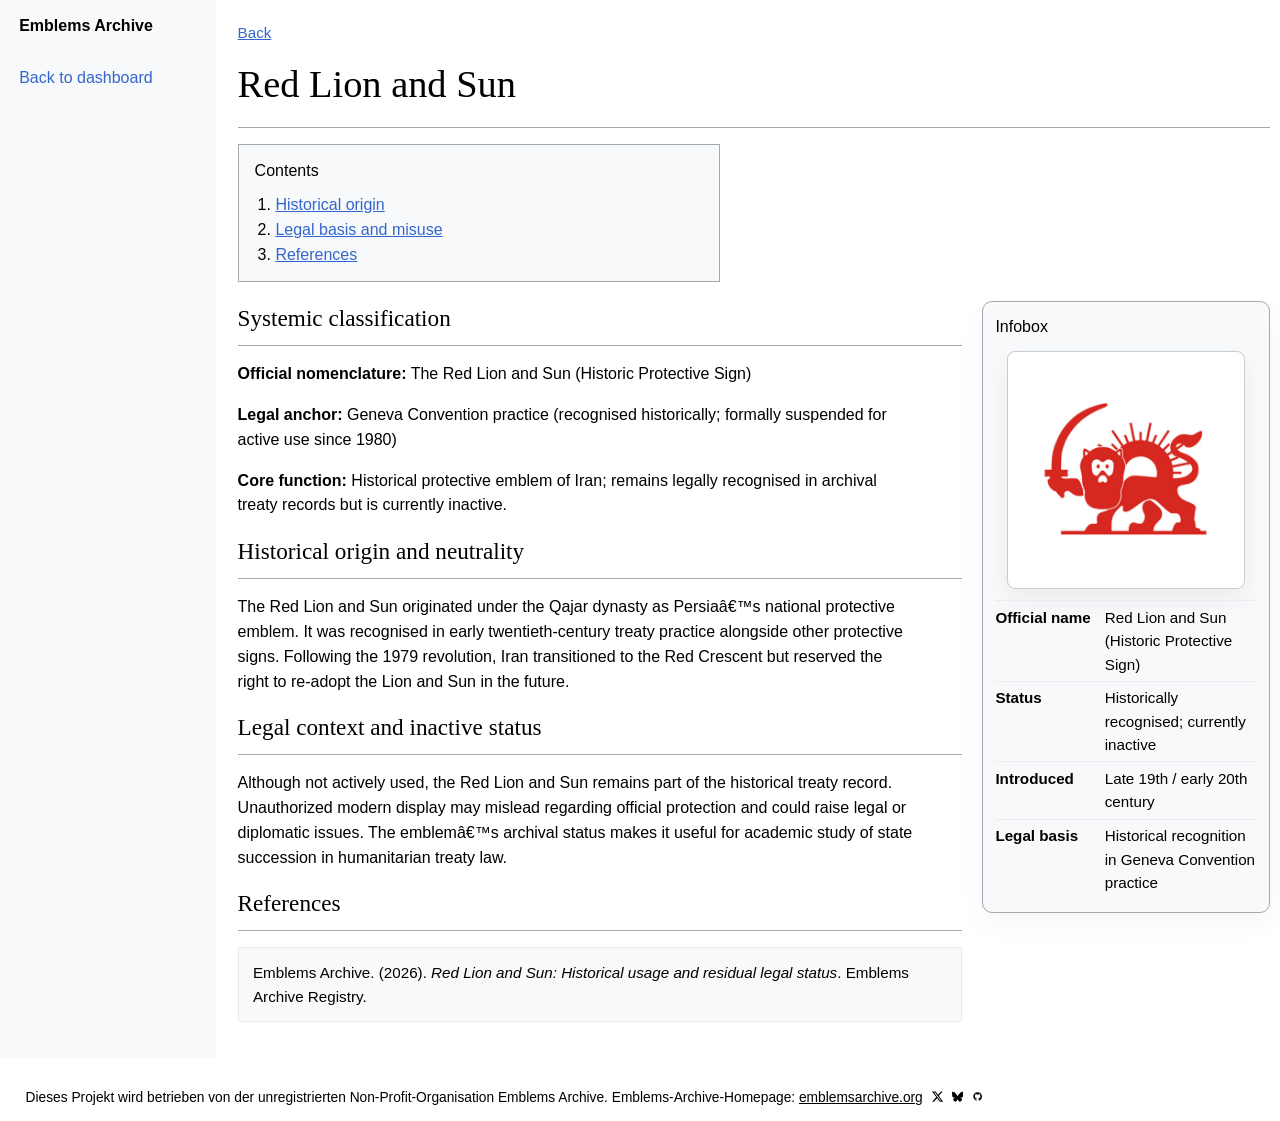
<file: registry/red-lion-sun/index.html>
﻿<!doctype html>
<html lang="en">
<head>
  <meta charset="utf-8">
  <meta name="viewport" content="width=device-width, initial-scale=1">
  <title>Red Lion and Sun | Emblems Archive</title>
  <link rel="stylesheet" href="../../assets/styles.css">
  <link rel="icon" href="../../logo.svg" type="image/svg+xml">
</head>
<body>
  <div class="wiki-layout">
    <aside class="wiki-sidebar">
      <div class="sidebar-block">
        <h2 class="sidebar-title">Emblems Archive</h2>
      </div>
      <ul class="sidebar-list">
        <li><a href="/">Back to dashboard</a></li>
      </ul>
    </aside>

    <main class="wiki-main">
      <article class="wiki-article">
        <div class="back-link"><a href="/">Back</a></div>
        <h1>Red Lion and Sun</h1>
        <hr>

        <div class="toc-box">
          <h2>Contents</h2>
          <ol>
            <li><a href="#origin">Historical origin</a></li>
            <li><a href="#law">Legal basis and misuse</a></li>
            <li><a href="#refs">References</a></li>
          </ol>
        </div>

        <div class="detail-layout">
          <section class="article-content">
            <h2 id="classification">Systemic classification</h2>
            <hr>
            <p><strong>Official nomenclature:</strong> The Red Lion and Sun (Historic Protective Sign)</p>
            <p><strong>Legal anchor:</strong> Geneva Convention practice (recognised historically; formally suspended for active use since 1980)</p>
            <p><strong>Core function:</strong> Historical protective emblem of Iran; remains legally recognised in archival treaty records but is currently inactive.</p>

            <h2 id="origin">Historical origin and neutrality</h2>
            <hr>
            <p>The Red Lion and Sun originated under the Qajar dynasty as Persiaâ€™s national protective emblem. It was recognised in early twentieth-century treaty practice alongside other protective signs. Following the 1979 revolution, Iran transitioned to the Red Crescent but reserved the right to re-adopt the Lion and Sun in the future.</p>

            <h2 id="law">Legal context and inactive status</h2>
            <hr>
            <p>Although not actively used, the Red Lion and Sun remains part of the historical treaty record. Unauthorized modern display may mislead regarding official protection and could raise legal or diplomatic issues. The emblemâ€™s archival status makes it useful for academic study of state succession in humanitarian treaty law.</p>

            <h2 id="refs">References</h2>
            <hr>
            <div class="reference-box">Emblems Archive. (2026). <em>Red Lion and Sun: Historical usage and residual legal status</em>. Emblems Archive Registry.</div>
          </section>

          <aside class="infobox">
            <h2>Infobox</h2>
            <img src="../../assets/symbols/red_lion_and_sun.png" alt="Red Lion and Sun symbol">
            <table>
              <tr><th>Official name</th><td>Red Lion and Sun (Historic Protective Sign)</td></tr>
              <tr><th>Status</th><td>Historically recognised; currently inactive</td></tr>
              <tr><th>Introduced</th><td>Late 19th / early 20th century</td></tr>
              <tr><th>Legal basis</th><td>Historical recognition in Geneva Convention practice</td></tr>
            </table>
          </aside>
        </div>
      </article>
    </main>
  </div>

    <footer class="site-footer">
    <div class="footer-inner">
      <p>Dieses Projekt wird betrieben von der unregistrierten Non-Profit-Organisation Emblems Archive. Emblems-Archive-Homepage: <a href="https://emblemsarchive.org" target="_blank" rel="noopener">emblemsarchive.org</a> <a class="social x" href="https://x.com/emblemswiki" target="_blank" rel="noopener" onclick="window.open('https://x.com/emblemswiki','_blank')" aria-label="Open X (formerly Twitter)"><svg xmlns="http://www.w3.org/2000/svg" width="16" height="16" fill="currentColor" class="bi bi-twitter-x" viewBox="0 0 16 16"><path d="M12.6.75h2.454l-5.36 6.142L16 15.25h-4.937l-3.867-5.07-4.425 5.07H.316l5.733-6.57L0 .75h5.063l3.495 4.633L12.601.75Zm-.86 13.028h1.36L4.323 2.145H2.865z"/></svg></a> <a class="social bsky" href="https://bsky.app/profile/emblemsarchive.org" target="_blank" rel="noopener" onclick="window.open('https://bsky.app/profile.emblemsarchive.org','_blank')" aria-label="Open Bluesky"><svg xmlns="http://www.w3.org/2000/svg" width="16" height="16" fill="currentColor" class="bi bi-bluesky" viewBox="0 0 16 16"><path d="M3.468 1.948C5.303 3.325 7.276 6.118 8 7.616c.725-1.498 2.698-4.29 4.532-5.668C13.855.955 16 .186 16 2.632c0 .489-.28 4.105-.444 4.692-.572 2.04-2.653 2.561-4.504 2.246 3.236.551 4.06 2.375 2.281 4.2-3.376 3.464-4.852-.87-5.23-1.98-.07-.204-.103-.3-.103-.218 0-.081-.033.014-.102.218-.379 1.11-1.855 5.444-5.231 1.98-1.778-1.825-.955-3.65 2.28-4.2-1.85.315-3.932-.205-4.503-2.246C.28 6.737 0 3.12 0 2.632 0 .186 2.145.955 3.468 1.948"/></svg></a> <a class="social github" href="https://github.com/Emblems-Archive" target="_blank" rel="noopener" onclick="window.open('https://github.com/Emblems-Archive','_blank')" aria-label="Open GitHub"><svg xmlns="http://www.w3.org/2000/svg" viewBox="0 0 640 640"><path d="M237.9 461.4C237.9 463.4 235.6 465 232.7 465C229.4 465.3 227.1 463.7 227.1 461.4C227.1 459.4 229.4 457.8 232.3 457.8C235.3 457.5 237.9 459.1 237.9 461.4zM206.8 456.9C206.1 458.9 208.1 461.2 211.1 461.8C213.7 462.8 216.7 461.8 217.3 459.8C217.9 457.8 216 455.5 213 454.6C210.4 453.9 207.5 454.9 206.8 456.9zM251 455.2C248.1 455.9 246.1 457.8 246.4 460.1C246.7 462.1 249.3 463.4 252.3 462.7C255.2 462 257.2 460.1 256.9 458.1C256.6 456.2 253.9 454.9 251 455.2zM316.8 72C178.1 72 72 177.3 72 316C72 426.9 141.8 521.8 241.5 555.2C254.3 557.5 258.8 549.6 258.8 543.1C258.8 536.9 258.5 502.7 258.5 481.7C258.5 481.7 188.5 496.7 173.8 451.9C173.8 451.9 162.4 422.8 146 415.3C146 415.3 123.1 399.6 147.6 399.9C147.6 399.9 172.5 401.9 186.2 425.7C208.1 464.3 244.8 453.2 259.1 446.6C261.4 430.6 267.9 419.5 275.1 412.9C219.2 406.7 162.8 398.6 162.8 302.4C162.8 274.9 170.4 261.1 186.4 243.5C183.8 237 175.3 210.2 189 175.6C209.9 169.1 258 202.6 258 202.6C278 197 299.5 194.1 320.8 194.1C342.1 194.1 363.6 197 383.6 202.6C383.6 202.6 431.7 169 452.6 175.6C466.3 210.3 457.8 237 455.2 243.5C471.2 261.2 481 275 481 302.4C481 398.9 422.1 406.6 366.2 412.9C375.4 420.8 383.2 435.8 383.2 459.3C383.2 493 382.9 534.7 382.9 542.9C382.9 549.4 387.5 557.3 400.2 555C500.2 521.8 568 426.9 568 316C568 177.3 455.5 72 316.8 72zM169.2 416.9C167.9 417.9 168.2 420.2 169.9 422.1C171.5 423.7 173.8 424.4 175.1 423.1C176.4 422.1 176.1 419.8 174.4 417.9C172.8 416.3 170.5 415.6 169.2 416.9zM158.4 408.8C157.7 410.1 158.7 411.7 160.7 412.7C162.3 413.7 164.3 413.4 165 412C165.7 410.7 164.7 409.1 162.7 408.1C160.7 407.5 159.1 407.8 158.4 408.8zM190.8 444.4C189.2 445.7 189.8 448.7 192.1 450.6C194.4 452.9 197.3 453.2 198.6 451.6C199.9 450.3 199.3 447.3 197.3 445.4C195.1 443.1 192.1 442.8 190.8 444.4zM179.4 429.7C177.8 430.7 177.8 433.3 179.4 435.6C181 437.9 183.7 438.9 185 437.9C186.6 436.6 186.6 434 185 431.7C183.6 429.4 181 428.4 179.4 429.7z"/></svg></a></p>
    </div>
  </footer>
</body>
</html>
</file>
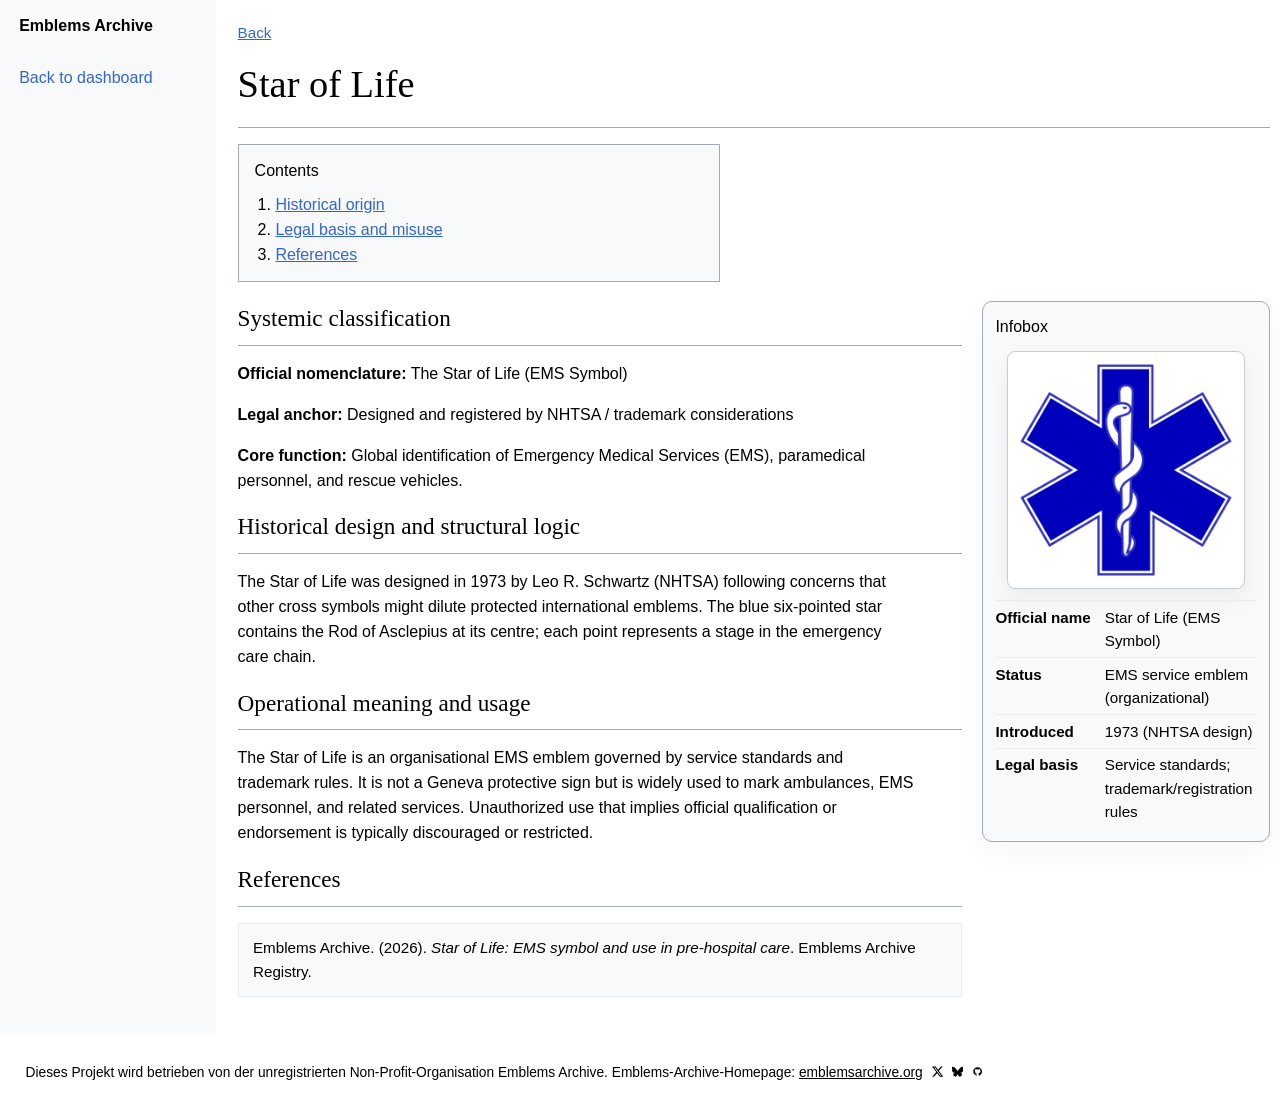
<file: registry/star-of-life/index.html>
﻿<!doctype html>
<html lang="en">
<head>
  <meta charset="utf-8">
  <meta name="viewport" content="width=device-width, initial-scale=1">
  <title>Star of Life | Emblems Archive</title>
  <link rel="stylesheet" href="../../assets/styles.css">
  <link rel="icon" href="../../logo.svg" type="image/svg+xml">
</head>
<body>
  <div class="wiki-layout">
    <aside class="wiki-sidebar">
      <div class="sidebar-block">
        <h2 class="sidebar-title">Emblems Archive</h2>
      </div>
      <ul class="sidebar-list">
        <li><a href="/">Back to dashboard</a></li>
      </ul>
    </aside>

    <main class="wiki-main">
      <article class="wiki-article">
        <div class="back-link"><a href="/">Back</a></div>
        <h1>Star of Life</h1>
        <hr>

        <div class="toc-box">
          <h2>Contents</h2>
          <ol>
            <li><a href="#origin">Historical origin</a></li>
            <li><a href="#law">Legal basis and misuse</a></li>
            <li><a href="#refs">References</a></li>
          </ol>
        </div>

        <div class="detail-layout">
          <section class="article-content">
            <h2 id="classification">Systemic classification</h2>
            <hr>
            <p><strong>Official nomenclature:</strong> The Star of Life (EMS Symbol)</p>
            <p><strong>Legal anchor:</strong> Designed and registered by NHTSA / trademark considerations</p>
            <p><strong>Core function:</strong> Global identification of Emergency Medical Services (EMS), paramedical personnel, and rescue vehicles.</p>

            <h2 id="origin">Historical design and structural logic</h2>
            <hr>
            <p>The Star of Life was designed in 1973 by Leo R. Schwartz (NHTSA) following concerns that other cross symbols might dilute protected international emblems. The blue six-pointed star contains the Rod of Asclepius at its centre; each point represents a stage in the emergency care chain.</p>

            <h2 id="law">Operational meaning and usage</h2>
            <hr>
            <p>The Star of Life is an organisational EMS emblem governed by service standards and trademark rules. It is not a Geneva protective sign but is widely used to mark ambulances, EMS personnel, and related services. Unauthorized use that implies official qualification or endorsement is typically discouraged or restricted.</p>

            <h2 id="refs">References</h2>
            <hr>
            <div class="reference-box">Emblems Archive. (2026). <em>Star of Life: EMS symbol and use in pre-hospital care</em>. Emblems Archive Registry.</div>
          </section>

          <aside class="infobox">
            <h2>Infobox</h2>
            <img src="../../assets/symbols/star_of_life.png" alt="Star of Life symbol">
            <table>
              <tr><th>Official name</th><td>Star of Life (EMS Symbol)</td></tr>
              <tr><th>Status</th><td>EMS service emblem (organizational)</td></tr>
              <tr><th>Introduced</th><td>1973 (NHTSA design)</td></tr>
              <tr><th>Legal basis</th><td>Service standards; trademark/registration rules</td></tr>
            </table>
          </aside>
        </div>
      </article>
    </main>
  </div>

    <footer class="site-footer">
    <div class="footer-inner">
      <p>Dieses Projekt wird betrieben von der unregistrierten Non-Profit-Organisation Emblems Archive. Emblems-Archive-Homepage: <a href="https://emblemsarchive.org" target="_blank" rel="noopener">emblemsarchive.org</a> <a class="social x" href="https://x.com/emblemswiki" target="_blank" rel="noopener" onclick="window.open('https://x.com/emblemswiki','_blank')" aria-label="Open X (formerly Twitter)"><svg xmlns="http://www.w3.org/2000/svg" width="16" height="16" fill="currentColor" class="bi bi-twitter-x" viewBox="0 0 16 16"><path d="M12.6.75h2.454l-5.36 6.142L16 15.25h-4.937l-3.867-5.07-4.425 5.07H.316l5.733-6.57L0 .75h5.063l3.495 4.633L12.601.75Zm-.86 13.028h1.36L4.323 2.145H2.865z"/></svg></a> <a class="social bsky" href="https://bsky.app/profile/emblemsarchive.org" target="_blank" rel="noopener" onclick="window.open('https://bsky.app/profile/emblemsarchive.org','_blank')" aria-label="Open Bluesky"><svg xmlns="http://www.w3.org/2000/svg" width="16" height="16" fill="currentColor" class="bi bi-bluesky" viewBox="0 0 16 16"><path d="M3.468 1.948C5.303 3.325 7.276 6.118 8 7.616c.725-1.498 2.698-4.29 4.532-5.668C13.855.955 16 .186 16 2.632c0 .489-.28 4.105-.444 4.692-.572 2.04-2.653 2.561-4.504 2.246 3.236.551 4.06 2.375 2.281 4.2-3.376 3.464-4.852-.87-5.23-1.98-.07-.204-.103-.3-.103-.218 0-.081-.033.014-.102.218-.379 1.11-1.855 5.444-5.231 1.98-1.778-1.825-.955-3.65 2.28-4.2-1.85.315-3.932-.205-4.503-2.246C.28 6.737 0 3.12 0 2.632 0 .186 2.145.955 3.468 1.948"/></svg></a> <a class="social github" href="https://github.com/Emblems-Archive" target="_blank" rel="noopener" onclick="window.open('https://github.com/Emblems-Archive','_blank')" aria-label="Open GitHub"><svg xmlns="http://www.w3.org/2000/svg" viewBox="0 0 640 640"><path d="M237.9 461.4C237.9 463.4 235.6 465 232.7 465C229.4 465.3 227.1 463.7 227.1 461.4C227.1 459.4 229.4 457.8 232.3 457.8C235.3 457.5 237.9 459.1 237.9 461.4zM206.8 456.9C206.1 458.9 208.1 461.2 211.1 461.8C213.7 462.8 216.7 461.8 217.3 459.8C217.9 457.8 216 455.5 213 454.6C210.4 453.9 207.5 454.9 206.8 456.9zM251 455.2C248.1 455.9 246.1 457.8 246.4 460.1C246.7 462.1 249.3 463.4 252.3 462.7C255.2 462 257.2 460.1 256.9 458.1C256.6 456.2 253.9 454.9 251 455.2zM316.8 72C178.1 72 72 177.3 72 316C72 426.9 141.8 521.8 241.5 555.2C254.3 557.5 258.8 549.6 258.8 543.1C258.8 536.9 258.5 502.7 258.5 481.7C258.5 481.7 188.5 496.7 173.8 451.9C173.8 451.9 162.4 422.8 146 415.3C146 415.3 123.1 399.6 147.6 399.9C147.6 399.9 172.5 401.9 186.2 425.7C208.1 464.3 244.8 453.2 259.1 446.6C261.4 430.6 267.9 419.5 275.1 412.9C219.2 406.7 162.8 398.6 162.8 302.4C162.8 274.9 170.4 261.1 186.4 243.5C183.8 237 175.3 210.2 189 175.6C209.9 169.1 258 202.6 258 202.6C278 197 299.5 194.1 320.8 194.1C342.1 194.1 363.6 197 383.6 202.6C383.6 202.6 431.7 169 452.6 175.6C466.3 210.3 457.8 237 455.2 243.5C471.2 261.2 481 275 481 302.4C481 398.9 422.1 406.6 366.2 412.9C375.4 420.8 383.2 435.8 383.2 459.3C383.2 493 382.9 534.7 382.9 542.9C382.9 549.4 387.5 557.3 400.2 555C500.2 521.8 568 426.9 568 316C568 177.3 455.5 72 316.8 72zM169.2 416.9C167.9 417.9 168.2 420.2 169.9 422.1C171.5 423.7 173.8 424.4 175.1 423.1C176.4 422.1 176.1 419.8 174.4 417.9C172.8 416.3 170.5 415.6 169.2 416.9zM158.4 408.8C157.7 410.1 158.7 411.7 160.7 412.7C162.3 413.7 164.3 413.4 165 412C165.7 410.7 164.7 409.1 162.7 408.1C160.7 407.5 159.1 407.8 158.4 408.8zM190.8 444.4C189.2 445.7 189.8 448.7 192.1 450.6C194.4 452.9 197.3 453.2 198.6 451.6C199.9 450.3 199.3 447.3 197.3 445.4C195.1 443.1 192.1 442.8 190.8 444.4zM179.4 429.7C177.8 430.7 177.8 433.3 179.4 435.6C181 437.9 183.7 438.9 185 437.9C186.6 436.6 186.6 434 185 431.7C183.6 429.4 181 428.4 179.4 429.7z"/></svg></a></p>
    </div>
  </footer>
</body>
</html>
</file>
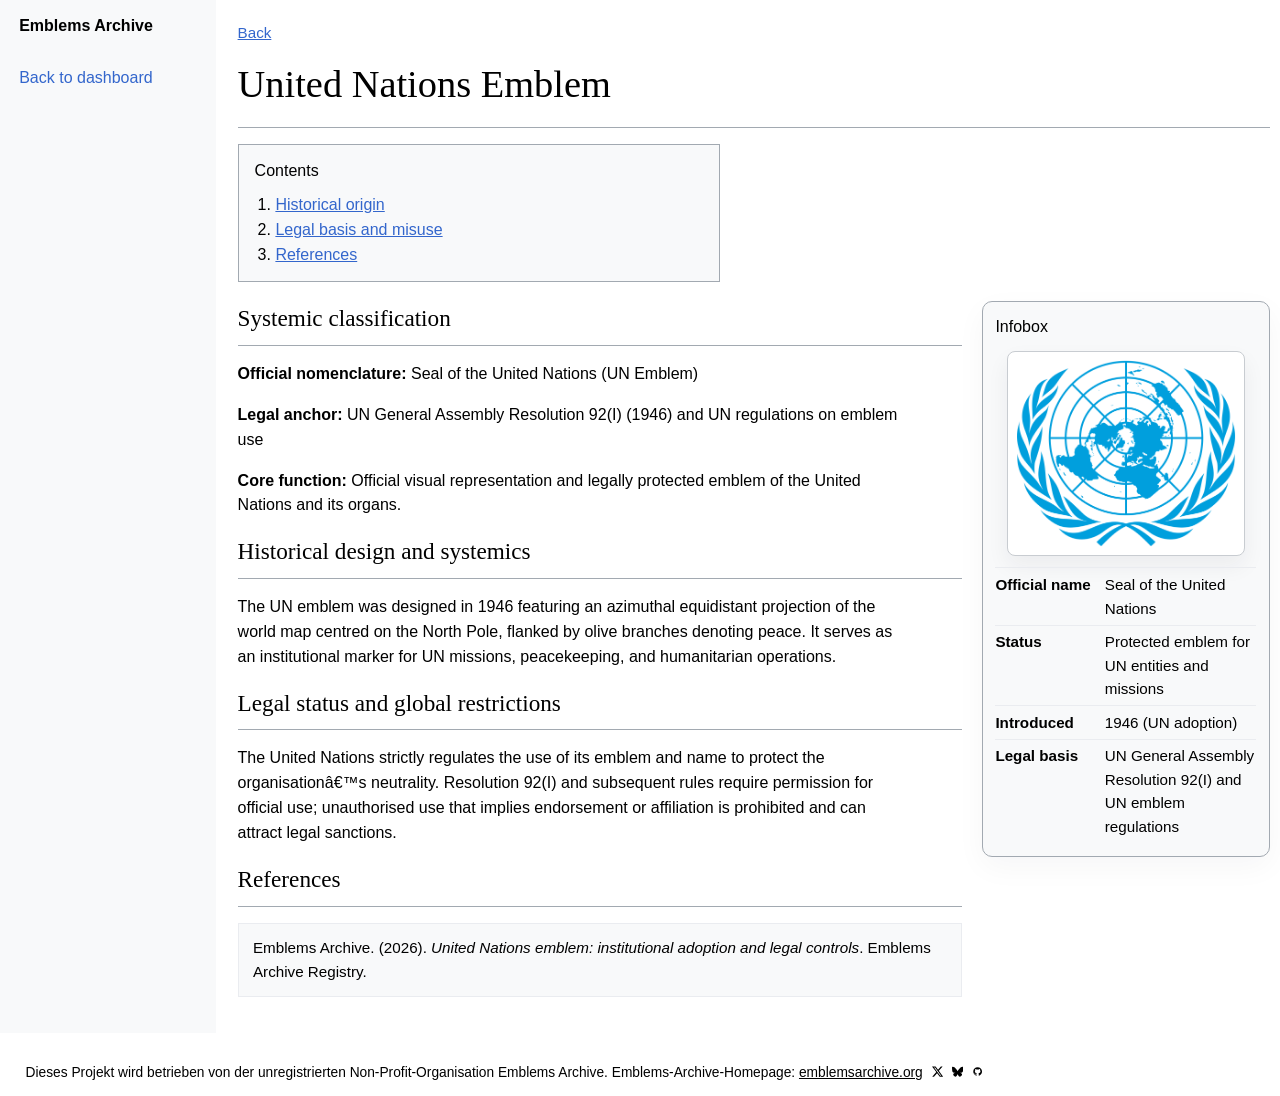
<file: registry/un-emblem/index.html>
﻿<!doctype html>
<html lang="en">
<head>
  <meta charset="utf-8">
  <meta name="viewport" content="width=device-width, initial-scale=1">
  <title>United Nations Emblem | Emblems Archive</title>
  <link rel="stylesheet" href="../../assets/styles.css">
  <link rel="icon" href="../../logo.svg" type="image/svg+xml">
</head>
<body>
  <div class="wiki-layout">
    <aside class="wiki-sidebar">
      <div class="sidebar-block">
        <h2 class="sidebar-title">Emblems Archive</h2>
      </div>
      <ul class="sidebar-list">
        <li><a href="/">Back to dashboard</a></li>
      </ul>
    </aside>

    <main class="wiki-main">
      <article class="wiki-article">
        <div class="back-link"><a href="/">Back</a></div>
        <h1>United Nations Emblem</h1>
        <hr>

        <div class="toc-box">
          <h2>Contents</h2>
          <ol>
            <li><a href="#origin">Historical origin</a></li>
            <li><a href="#law">Legal basis and misuse</a></li>
            <li><a href="#refs">References</a></li>
          </ol>
        </div>

        <div class="detail-layout">
          <section class="article-content">
            <h2 id="classification">Systemic classification</h2>
            <hr>
            <p><strong>Official nomenclature:</strong> Seal of the United Nations (UN Emblem)</p>
            <p><strong>Legal anchor:</strong> UN General Assembly Resolution 92(I) (1946) and UN regulations on emblem use</p>
            <p><strong>Core function:</strong> Official visual representation and legally protected emblem of the United Nations and its organs.</p>

            <h2 id="origin">Historical design and systemics</h2>
            <hr>
            <p>The UN emblem was designed in 1946 featuring an azimuthal equidistant projection of the world map centred on the North Pole, flanked by olive branches denoting peace. It serves as an institutional marker for UN missions, peacekeeping, and humanitarian operations.</p>

            <h2 id="law">Legal status and global restrictions</h2>
            <hr>
            <p>The United Nations strictly regulates the use of its emblem and name to protect the organisationâ€™s neutrality. Resolution 92(I) and subsequent rules require permission for official use; unauthorised use that implies endorsement or affiliation is prohibited and can attract legal sanctions.</p>

            <h2 id="refs">References</h2>
            <hr>
            <div class="reference-box">Emblems Archive. (2026). <em>United Nations emblem: institutional adoption and legal controls</em>. Emblems Archive Registry.</div>
          </section>

          <aside class="infobox">
            <h2>Infobox</h2>
            <img src="../../assets/symbols/united_nations_emblem.png" alt="United Nations emblem">
            <table>
              <tr><th>Official name</th><td>Seal of the United Nations</td></tr>
              <tr><th>Status</th><td>Protected emblem for UN entities and missions</td></tr>
              <tr><th>Introduced</th><td>1946 (UN adoption)</td></tr>
              <tr><th>Legal basis</th><td>UN General Assembly Resolution 92(I) and UN emblem regulations</td></tr>
            </table>
          </aside>
        </div>
      </article>
    </main>
  </div>

    <footer class="site-footer">
    <div class="footer-inner">
      <p>Dieses Projekt wird betrieben von der unregistrierten Non-Profit-Organisation Emblems Archive. Emblems-Archive-Homepage: <a href="https://emblemsarchive.org" target="_blank" rel="noopener">emblemsarchive.org</a> <a class="social x" href="https://x.com/emblemswiki" target="_blank" rel="noopener" onclick="window.open('https://x.com/emblemswiki','_blank')" aria-label="Open X (formerly Twitter)"><svg xmlns="http://www.w3.org/2000/svg" width="16" height="16" fill="currentColor" class="bi bi-twitter-x" viewBox="0 0 16 16"><path d="M12.6.75h2.454l-5.36 6.142L16 15.25h-4.937l-3.867-5.07-4.425 5.07H.316l5.733-6.57L0 .75h5.063l3.495 4.633L12.601.75Zm-.86 13.028h1.36L4.323 2.145H2.865z"/></svg></a> <a class="social bsky" href="https://bsky.app/profile/emblemsarchive.org" target="_blank" rel="noopener" onclick="window.open('https://bsky.app/profile/emblemsarchive.org','_blank')" aria-label="Open Bluesky"><svg xmlns="http://www.w3.org/2000/svg" width="16" height="16" fill="currentColor" class="bi bi-bluesky" viewBox="0 0 16 16"><path d="M3.468 1.948C5.303 3.325 7.276 6.118 8 7.616c.725-1.498 2.698-4.29 4.532-5.668C13.855.955 16 .186 16 2.632c0 .489-.28 4.105-.444 4.692-.572 2.04-2.653 2.561-4.504 2.246 3.236.551 4.06 2.375 2.281 4.2-3.376 3.464-4.852-.87-5.23-1.98-.07-.204-.103-.3-.103-.218 0-.081-.033.014-.102.218-.379 1.11-1.855 5.444-5.231 1.98-1.778-1.825-.955-3.65 2.28-4.2-1.85.315-3.932-.205-4.503-2.246C.28 6.737 0 3.12 0 2.632 0 .186 2.145.955 3.468 1.948"/></svg></a> <a class="social github" href="https://github.com/Emblems-Archive" target="_blank" rel="noopener" onclick="window.open('https://github.com/Emblems-Archive','_blank')" aria-label="Open GitHub"><svg xmlns="http://www.w3.org/2000/svg" viewBox="0 0 640 640"><path d="M237.9 461.4C237.9 463.4 235.6 465 232.7 465C229.4 465.3 227.1 463.7 227.1 461.4C227.1 459.4 229.4 457.8 232.3 457.8C235.3 457.5 237.9 459.1 237.9 461.4zM206.8 456.9C206.1 458.9 208.1 461.2 211.1 461.8C213.7 462.8 216.7 461.8 217.3 459.8C217.9 457.8 216 455.5 213 454.6C210.4 453.9 207.5 454.9 206.8 456.9zM251 455.2C248.1 455.9 246.1 457.8 246.4 460.1C246.7 462.1 249.3 463.4 252.3 462.7C255.2 462 257.2 460.1 256.9 458.1C256.6 456.2 253.9 454.9 251 455.2zM316.8 72C178.1 72 72 177.3 72 316C72 426.9 141.8 521.8 241.5 555.2C254.3 557.5 258.8 549.6 258.8 543.1C258.8 536.9 258.5 502.7 258.5 481.7C258.5 481.7 188.5 496.7 173.8 451.9C173.8 451.9 162.4 422.8 146 415.3C146 415.3 123.1 399.6 147.6 399.9C147.6 399.9 172.5 401.9 186.2 425.7C208.1 464.3 244.8 453.2 259.1 446.6C261.4 430.6 267.9 419.5 275.1 412.9C219.2 406.7 162.8 398.6 162.8 302.4C162.8 274.9 170.4 261.1 186.4 243.5C183.8 237 175.3 210.2 189 175.6C209.9 169.1 258 202.6 258 202.6C278 197 299.5 194.1 320.8 194.1C342.1 194.1 363.6 197 383.6 202.6C383.6 202.6 431.7 169 452.6 175.6C466.3 210.3 457.8 237 455.2 243.5C471.2 261.2 481 275 481 302.4C481 398.9 422.1 406.6 366.2 412.9C375.4 420.8 383.2 435.8 383.2 459.3C383.2 493 382.9 534.7 382.9 542.9C382.9 549.4 387.5 557.3 400.2 555C500.2 521.8 568 426.9 568 316C568 177.3 455.5 72 316.8 72zM169.2 416.9C167.9 417.9 168.2 420.2 169.9 422.1C171.5 423.7 173.8 424.4 175.1 423.1C176.4 422.1 176.1 419.8 174.4 417.9C172.8 416.3 170.5 415.6 169.2 416.9zM158.4 408.8C157.7 410.1 158.7 411.7 160.7 412.7C162.3 413.7 164.3 413.4 165 412C165.7 410.7 164.7 409.1 162.7 408.1C160.7 407.5 159.1 407.8 158.4 408.8zM190.8 444.4C189.2 445.7 189.8 448.7 192.1 450.6C194.4 452.9 197.3 453.2 198.6 451.6C199.9 450.3 199.3 447.3 197.3 445.4C195.1 443.1 192.1 442.8 190.8 444.4zM179.4 429.7C177.8 430.7 177.8 433.3 179.4 435.6C181 437.9 183.7 438.9 185 437.9C186.6 436.6 186.6 434 185 431.7C183.6 429.4 181 428.4 179.4 429.7z"/></svg></a></p>
    </div>
  </footer>
</body>
</html>
</file>
<file: assets/styles.css>
.infobox {
  background: #ffffff;
  border: 1px solid #e6edf6;
  padding: 1rem;
  font-size: 0.95rem;
  border-radius: 10px;
  box-shadow: 0 10px 30px rgba(26,32,44,0.04);
}
.infobox h2 {
  font-family: inherit;
  font-size: 1rem;
  margin-bottom: 0.7rem;
}
.infobox img {
  display: block;
  max-width: 220px;
  width: 100%;
  height: auto;
  margin: 0 auto 0.9rem auto;
  border-radius: 8px;
  border: 1px solid #e6edf6;
  background: #ffffff;
  padding: 8px;
  box-shadow: 0 10px 22px rgba(26,32,44,0.06);
}
html,
body {
  margin: 0;
  padding: 0;
  background: var(--color-bg);
  color: var(--color-text);
  font-family: "Segoe UI", "Helvetica Neue", Helvetica, Arial, sans-serif;
  line-height: 1.55;
}

a {
  color: inherit;
}

img,
svg {
  display: block;
  max-width: 100%;
}

github,
x,
bluesky,
[data-logo="github"],
[data-logo="x"],
[data-logo="bluesky"] {
  display: inline-flex;
  align-items: center;
  gap: 0.28em;
  vertical-align: -0.125em;
  line-height: 1;
  font: inherit;
  color: inherit;
  text-decoration: inherit;
}

github::before,
x::before,
bluesky::before,
[data-logo="github"]::before,
[data-logo="x"]::before,
[data-logo="bluesky"]::before {
  content: "";
  width: 0.82em;
  height: 0.82em;
  flex: 0 0 auto;
  background-color: currentColor;
  -webkit-mask: var(--logo-mask) center / contain no-repeat;
  mask: var(--logo-mask) center / contain no-repeat;
}

github,
[data-logo="github"] {
  --logo-mask: url("/assets/icons/github.svg");
}

x,
[data-logo="x"] {
  --logo-mask: url("/assets/icons/x.svg");
}

bluesky,
[data-logo="bluesky"] {
  --logo-mask: url("/assets/icons/bluesky.svg");
}

.site-footer {
  border-top: 1px solid var(--color-border);
  margin-top: 1rem;
  padding: 0.8rem 0;
}

.footer-inner {
  width: 100%;
  max-width: none;
  margin: 0 auto;
  padding: 0 clamp(12px, 2vw, 28px);
}

.footer-inner p {
  margin: 0;
  color: var(--color-muted);
  font-size: 0.86rem;
}

.social {
  display: inline-flex;
  align-items: center;
  justify-content: center;
  margin-left: 0.32rem;
  vertical-align: baseline;
  text-decoration: none;
  color: inherit;
  line-height: 1;
}

.social svg {
  display: inline-block;
  width: 0.82em;
  height: 0.82em;
  max-width: none;
}

.eyebrow {
  margin: 0;
  color: var(--color-accent-strong);
  letter-spacing: 0.14em;
  font-size: 0.75rem;
  font-weight: 700;
}

.lead {
  margin: 0.75rem 0 0;
  color: var(--color-muted);
  max-width: 62ch;
}

.small-note {
  margin-top: 1.5rem;
  color: var(--color-muted);
  font-size: 0.88rem;
}

.btn {
  appearance: none;
  border: 1px solid var(--color-border);
  border-radius: 999px;
  padding: 0.66rem 1.1rem;
  text-decoration: none;
  font-weight: 600;
  font-size: 0.95rem;
  display: inline-flex;
  align-items: center;
  justify-content: center;
  gap: 0.35rem;
  cursor: pointer;
  transition: transform 0.18s ease, box-shadow 0.18s ease, border-color 0.18s ease, background 0.18s ease;
}

.btn:hover {
  transform: translateY(-1px);
  box-shadow: 0 8px 22px rgba(26, 32, 44, 0.12);
}

.btn-primary {
  background: var(--color-accent);
  border-color: var(--color-accent);
  color: #ffffff;
}

.btn-primary:hover {
  background: var(--color-accent-strong);
  border-color: var(--color-accent-strong);
}

.btn-secondary {
  background: #ffffff;
  color: var(--color-text);
}

.topbar {
  border-bottom: 1px solid var(--color-border);
  background:
    linear-gradient(120deg, rgba(0, 140, 238, 0.08), rgba(0, 140, 238, 0)),
    linear-gradient(180deg, #ffffff, #f7f9fc);
}

.topbar-inner {
  width: 100%;
  max-width: none;
  margin: 0 auto;
  display: flex;
  align-items: center;
  justify-content: space-between;
  gap: 1rem;
  padding: 1rem clamp(12px, 2vw, 28px);
}

.brand-block {
  display: flex;
  flex-direction: column;
  gap: 0.2rem;
}

.site-logo {
  display: inline-flex;
  align-items: center;
  gap: 0.7rem;
  color: var(--color-text);
  text-decoration: none;
  width: fit-content;
}

.site-logo-mark {
  width: 2.5rem;
  height: 2.5rem;
  border-radius: 50%;
  border: 1px solid #9fb7d6;
  background:
    radial-gradient(circle at center, #f7fbff 0 33%, transparent 34%),
    radial-gradient(circle at center, transparent 0 51%, #3366cc 52% 54%, transparent 55%),
    linear-gradient(90deg, transparent 0 22%, #3366cc 22% 24%, transparent 24% 76%, #3366cc 76% 78%, transparent 78%),
    linear-gradient(0deg, transparent 0 22%, #3366cc 22% 24%, transparent 24% 76%, #3366cc 76% 78%, transparent 78%),
    radial-gradient(circle at center, #ffffff 0 100%);
  box-shadow: 0 0 0 1px rgba(255, 255, 255, 0.75) inset;
}

.site-logo-img {
  width: 2.5rem;
  height: 2.5rem;
  display: inline-block;
  object-fit: contain;
}

.site-logo-text {
  font-size: 1.02rem;
  font-weight: 700;
  letter-spacing: 0.02em;
}

.brand-title {
  margin: 0;
  font-size: 1.2rem;
  font-weight: 700;
}

.brand-subtitle {
  margin: 0;
  color: var(--color-muted);
  font-size: 0.9rem;
}

.content-shell {
  width: 100%;
  max-width: none;
  padding: 0 clamp(12px, 2vw, 28px);
  margin: 1.5rem auto 2.5rem;
}

.search-filter-panel {
  background: var(--color-surface);
  border: 1px solid var(--color-border);
  border-radius: var(--radius-md);
  padding: 1rem;
  box-shadow: var(--shadow-soft);
  display: grid;
  gap: 0.9rem;
}

.search-status {
  margin: 0;
  color: var(--color-muted);
  font-size: 0.92rem;
}

.search-input {
  width: 100%;
  border: 1px solid var(--color-border);
  border-radius: 10px;
  padding: 0.72rem 0.8rem;
  font: inherit;
  color: var(--color-text);
  background: #ffffff;
}

.search-input:focus,
.filter-select:focus {
  outline: 3px solid rgba(0, 140, 238, 0.18);
  border-color: var(--color-accent);
}

.filter-row {
  display: flex;
  flex-wrap: wrap;
  gap: 0.75rem;
}

.filter-select,
.filter-button {
  border: 1px solid var(--color-border);
  background: #ffffff;
  border-radius: 999px;
  padding: 0.52rem 0.88rem;
  font: inherit;
  color: var(--color-text);
  cursor: pointer;
}

.filter-button.is-active {
  border-color: var(--color-accent);
  color: var(--color-accent-strong);
  background: rgba(0, 140, 238, 0.08);
}

.registry-grid {
  margin-top: 1.25rem;
  display: grid;
  gap: 0.4rem;
}

.symbol-card {
  background: var(--color-surface);
  border: 1px solid var(--color-border);
  border-radius: 8px;
  padding: 0.72rem 0.92rem;
  display: grid;
  grid-template-columns: 6rem 2.7rem minmax(12rem, 16rem) 1fr;
  align-items: center;
  column-gap: 0.9rem;
  text-decoration: none;
  color: inherit;
  transition: transform 0.14s ease, box-shadow 0.14s ease, border-color 0.14s ease;
}

.row-link {
  color: var(--color-accent-strong);
  font-weight: 700;
  text-decoration: none;
  font-size: 0.95rem;
}

.row-icon {
  width: 3.2rem;
  height: 3.2rem;
  justify-self: center;
  border: 1px solid rgba(160,168,176,0.9);
  border-radius: 10px;
  background: var(--symbol-icon) center/contain no-repeat, #ffffff;
  background-size: 70% !important;
  box-shadow: 0 8px 24px rgba(26,32,44,0.06);
}

.symbol-card h2,
.symbol-card h3 {
  margin: 0;
  font-size: 1.05rem;
}

.card-meta {
  display: none;
}

.badge {
  display: inline-flex;
  align-items: center;
  border-radius: 999px;
  padding: 0.2rem 0.62rem;
  font-size: 0.73rem;
  font-weight: 700;
  letter-spacing: 0.06em;
  border: 1px solid currentColor;
}

.badge-protected {
  color: var(--color-success);
  background: rgba(31, 122, 77, 0.08);
}

.badge-public {
  color: #7a5a1f;
  background: rgba(122, 90, 31, 0.1);
}

.badge-category {
  color: var(--color-accent-strong);
  background: rgba(0, 140, 238, 0.08);
}

.card-text {
  margin: 0;
  color: var(--color-muted);
  font-size: 0.95rem;
  order: 4;
}

.card-link {
  order: 1;
  color: var(--color-accent-strong);
  font-weight: 700;
  text-decoration: none;
}

.card-link:hover {
  text-decoration: underline;
}

.symbol-card:hover {
  border-color: rgba(0, 140, 238, 0.34);
  background: rgba(0, 140, 238, 0.03);
}

.symbol-card:focus-visible,
.btn:focus-visible,
.search-input:focus-visible,
.filter-button:focus-visible,
.site-logo:focus-visible {
  outline: 3px solid rgba(0, 140, 238, 0.24);
  outline-offset: 2px;
}

.language-shell {
  min-height: 100vh;
  display: grid;
  place-items: center;
  padding: 2rem 1rem;
  background:
    radial-gradient(circle at 15% 20%, rgba(0, 140, 238, 0.11), rgba(0, 140, 238, 0) 45%),
    radial-gradient(circle at 85% 10%, rgba(0, 140, 238, 0.09), rgba(0, 140, 238, 0) 35%),
    var(--color-bg);
}

.language-card {
  width: min(760px, 100%);
  background: var(--color-surface);
  border: 1px solid var(--color-border);
  border-radius: var(--radius-lg);
  padding: 2rem;
  box-shadow: var(--shadow-soft);
}

.gateway-logo {
  margin-bottom: 0.35rem;
}

.language-card h1 {
  margin: 0.4rem 0 0;
  font-size: clamp(1.6rem, 2.5vw, 2.2rem);
}

.globe-wrap {
  margin: 1.6rem 0 1.3rem;
  display: grid;
  place-items: center;
}

.globe-core {
  width: 145px;
  height: 145px;
  border-radius: 50%;
  position: relative;
  background: radial-gradient(circle at 35% 30%, rgba(255, 255, 255, 0.95), rgba(0, 140, 238, 0.72));
  border: 1px solid rgba(0, 140, 238, 0.45);
  overflow: hidden;
  animation: globePulse 3.1s ease-in-out infinite;
}

.globe-core::before,
.globe-core::after {
  content: "";
  position: absolute;
  inset: 0;
  border-radius: 50%;
  border: 1px solid rgba(255, 255, 255, 0.55);
}

.globe-core::after {
  transform: scale(0.72);
}

.globe-lat,
.globe-lon {
  position: absolute;
  left: 50%;
  top: 50%;
  border: 1px solid rgba(255, 255, 255, 0.7);
  border-radius: 50%;
  transform: translate(-50%, -50%);
}

.globe-lat {
  width: 124px;
  height: 60px;
}

.globe-lon {
  width: 48px;
  height: 124px;
}

.globe-lon-b {
  width: 78px;
  opacity: 0.82;
}

.globe-lon-c {
  width: 104px;
  height: 84px;
  opacity: 0.36;
}

@keyframes globePulse {
  0%,
  100% {
    transform: translateY(0) scale(1);
  }
  50% {
    transform: translateY(-2px) scale(1.015);
  }
}

.symbol-card:hover .row-link {
  text-decoration: underline;
}

.language-actions {
  display: flex;
  flex-wrap: wrap;
  gap: 0.7rem;
}

/* Detail pages: Wikipedia-like layout */
.wiki-layout {
  min-height: 100vh;
  display: grid;
  grid-template-columns: 13.5rem minmax(0, 1fr);
  background: var(--color-bg);
}

.wiki-sidebar {
  background: #f8f9fa;
  border-right: 1px solid var(--color-border);
  padding: 1rem 0.85rem;
}

.sidebar-block {
  padding: 0 0.35rem 0.9rem;
  border-bottom: 1px solid var(--color-border);
  margin-bottom: 0.85rem;
}

.sidebar-title {
  margin: 0;
  font-size: 1rem;
  line-height: 1.2;
}

.sidebar-list {
  list-style: none;
  margin: 0;
  padding: 0;
  display: grid;
  gap: 0.4rem;
}

.sidebar-list a {
  display: block;
  color: #3366cc;
  text-decoration: none;
  padding: 0.2rem 0.35rem;
  border-radius: 4px;
}

.sidebar-list a:hover {
  text-decoration: underline;
  background: rgba(0, 0, 0, 0.03);
}

.wiki-main {
  min-width: 0;
}

.wiki-article {
  width: min(1180px, calc(100vw - 13.5rem - 2rem));
  margin: 0 auto;
  padding: 1.3rem 1.35rem 2.25rem;
  background: var(--color-surface);
}

.back-link {
  margin-bottom: 0.65rem;
  font-size: 0.95rem;
}

.back-link a {
  color: #3366cc;
}

.wiki-article h1 {
  margin: 0.2rem 0 0.8rem;
  font-family: Georgia, "Times New Roman", Times, serif;
  font-size: clamp(2rem, 3vw, 2.55rem);
  font-weight: 400;
}

.wiki-article h2 {
  font-family: Georgia, "Times New Roman", Times, serif;
  font-weight: 400;
  font-size: 1.45rem;
  margin: 0;
}

.wiki-article hr {
  border: 0;
  border-top: 1px solid #a2a9b1;
  margin: 0.5rem 0 1rem;
}

.toc-box {
  width: min(28rem, 100%);
  background: #f8f9fa;
  border: 1px solid #a2a9b1;
  padding: 0.85rem 1rem;
  margin: 0 0 1.2rem;
}

.toc-box h2 {
  font-family: inherit;
  font-size: 1rem;
  margin-bottom: 0.6rem;
}

.toc-box ol {
  margin: 0;
  padding-left: 1.3rem;
}

.toc-box a,
.reference-box a,
.wiki-article a {
  color: #3366cc;
}

.detail-layout {
  display: grid;
  grid-template-columns: minmax(0, 1fr) 18rem;
  gap: 1.2rem;
  align-items: start;
}

.article-content {
  min-width: 0;
}

.article-content p {
  margin: 0 0 1rem;
  max-width: 76ch;
}

.infobox {
  background: #f8f9fa;
  border: 1px solid #a2a9b1;
  padding: 0.8rem;
  font-size: 0.95rem;
}

.infobox h2 {
  font-family: inherit;
  font-size: 1rem;
  margin-bottom: 0.7rem;
}

.infobox img {
  width: 100%;
  height: auto;
  border: 1px solid #c8ccd1;
  background: #fff;
  margin-bottom: 0.7rem;
}

.infobox table {
  width: 100%;
  border-collapse: collapse;
}

.infobox th,
.infobox td {
  text-align: left;
  vertical-align: top;
  padding: 0.28rem 0;
  border-top: 1px solid #eaecf0;
}

.infobox th {
  width: 42%;
  padding-right: 0.45rem;
  font-weight: 700;
}

.reference-box {
  background: #f8f9fa;
  border: 1px solid #eaecf0;
  padding: 0.8rem 0.9rem;
  font-size: 0.95rem;
}

.symbol-figure {
  width: min(320px, 100%);
  margin: 0.8rem 0 0;
}

.symbol-figure img {
  width: 100%;
  height: auto;
  object-fit: contain;
  border-radius: 8px;
  border: 1px solid #e6edf6;
  background: #fff;
  box-shadow: 0 10px 22px rgba(26,32,44,0.06);
}

.section-title {
  margin: 0 0 0.5rem;
  font-size: 1.1rem;
}

.text-block {
  margin: 0;
  color: var(--color-text);
}

.citation-box {
  border: 1px dashed var(--color-border);
  border-radius: 10px;
  background: #fcfdff;
  padding: 0.9rem;
  color: var(--color-muted);
  font-size: 0.95rem;
}

.back-row {
  display: flex;
  justify-content: flex-start;
}

/* Detail page shell and cards */
.detail-shell {
  width: min(1180px, 92vw);
  margin: 1.5rem auto 2.5rem;
  display: grid;
  gap: 1rem;
}

.detail-shell > article.detail-card {
  display: flex;
  gap: 1.2rem;
  align-items: flex-start;
  background: var(--color-surface);
  border: 1px solid var(--color-border);
  padding: 1rem;
  border-radius: 10px;
}

.detail-head {
  flex: 1 1 auto;
}

.detail-head .eyebrow {
  margin-bottom: 0.25rem;
}

.detail-shell .symbol-figure {
  width: 220px;
  margin: 0;
}

.detail-shell .symbol-figure img {
  max-width: 220px;
  width: 100%;
  height: auto;
}

.detail-shell > section.detail-card {
  background: var(--color-surface);
  border: 1px solid var(--color-border);
  padding: 1rem;
  border-radius: 10px;
}

.protected-signs-page {
  background:
    radial-gradient(circle at 95% -10%, rgba(0, 140, 238, 0.08), rgba(0, 140, 238, 0) 42%),
    var(--color-surface);
}

.signs-section + .signs-section {
  margin-top: 1.1rem;
}

.signs-grid {
  display: grid;
  grid-template-columns: repeat(3, minmax(0, 1fr));
  gap: 0.85rem;
}

.sign-card {
  border: 1px solid var(--color-border);
  border-radius: 12px;
  padding: 0.85rem;
  background: #ffffff;
  box-shadow: 0 10px 24px rgba(26, 32, 44, 0.06);
}

.sign-card h3 {
  margin: 0 0 0.45rem;
  font-size: 1.03rem;
}

.sign-card p {
  margin: 0;
  color: var(--color-muted);
}

.sign-card p + p {
  margin-top: 0.55rem;
}

@media (max-width: 760px) {
  .topbar-inner {
    align-items: flex-start;
    flex-direction: column;
  }

  .language-card {
    padding: 1.25rem;
  }

  .filter-row {
    flex-direction: column;
    align-items: flex-start;
  }

  .wiki-layout {
    grid-template-columns: 1fr;
  }

  .wiki-sidebar {
    border-right: 0;
    border-bottom: 1px solid var(--color-border);
  }

  .wiki-article {
    width: 100%;
    padding: 1rem;
  }

  .detail-layout {
    grid-template-columns: 1fr;
  }

  .toc-box,
  .infobox {
    width: 100%;
  }

  .signs-grid {
    grid-template-columns: 1fr;
  }
}
</file>
